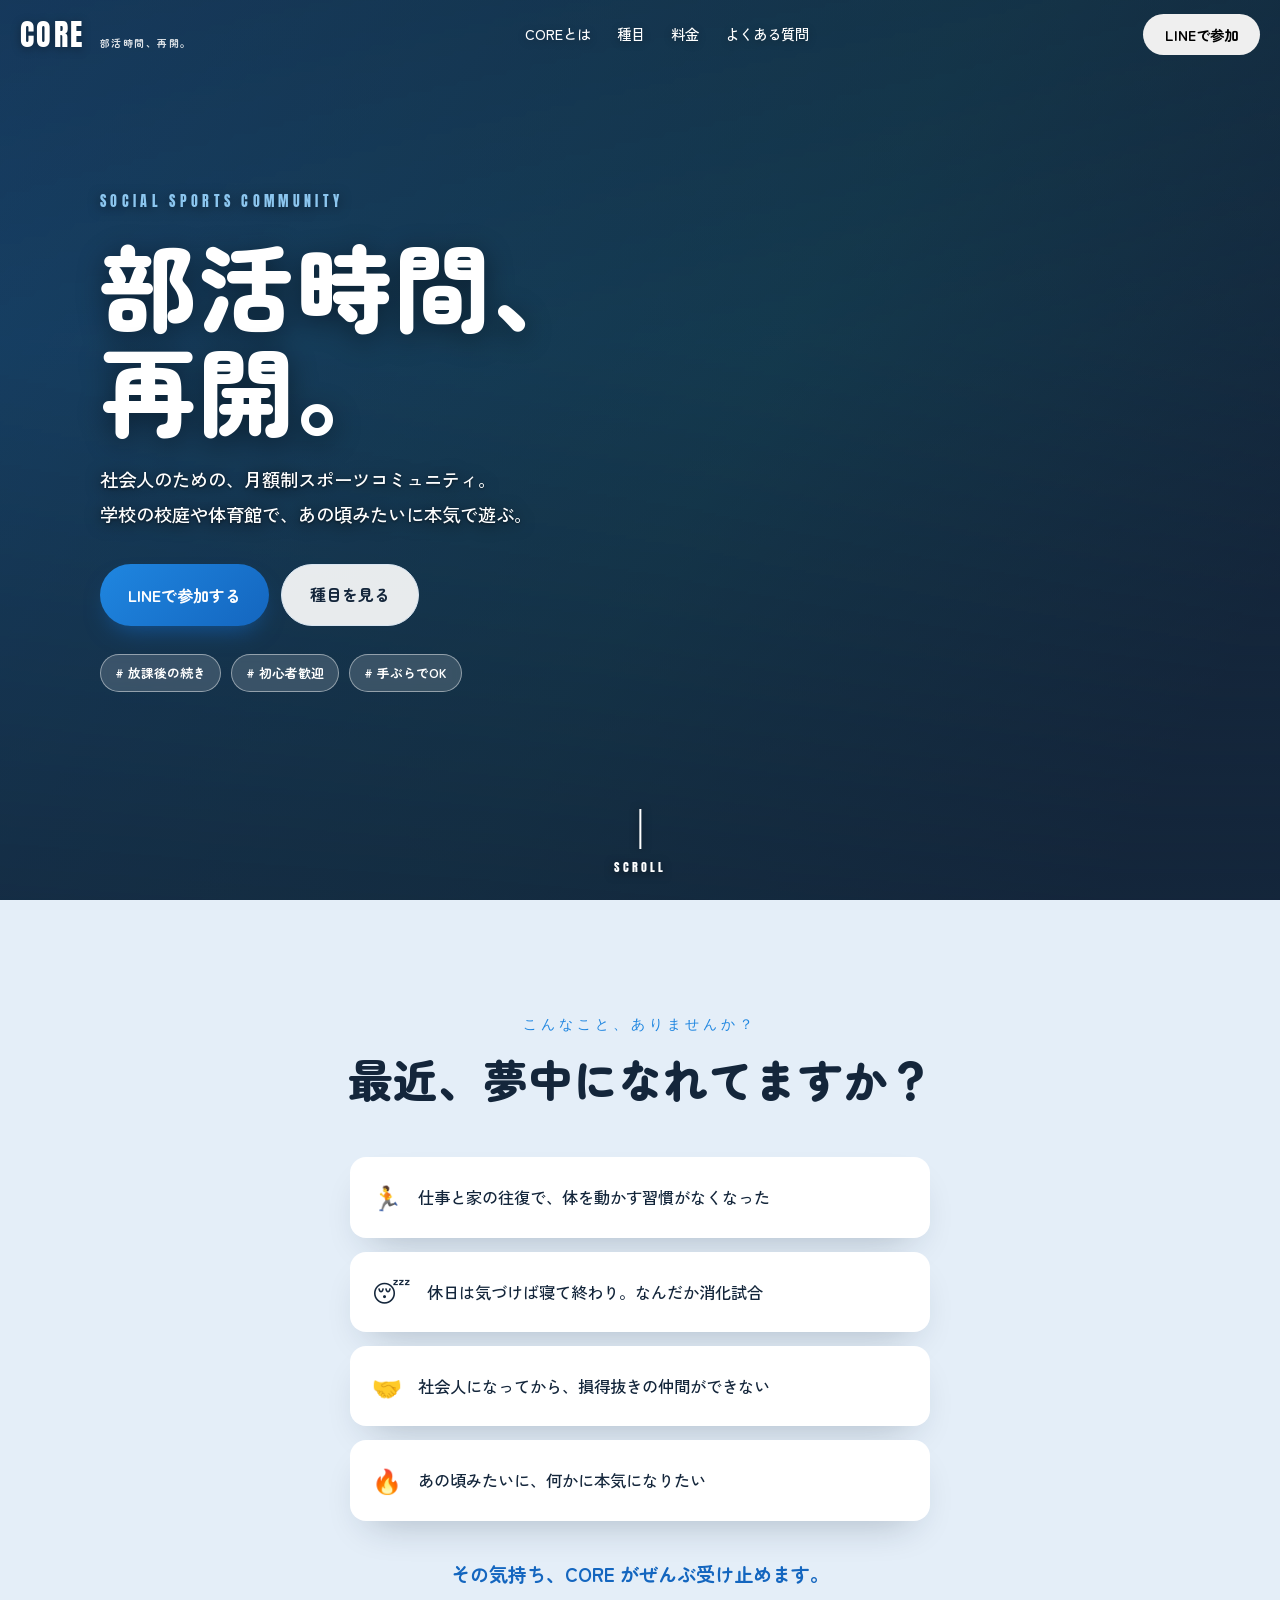
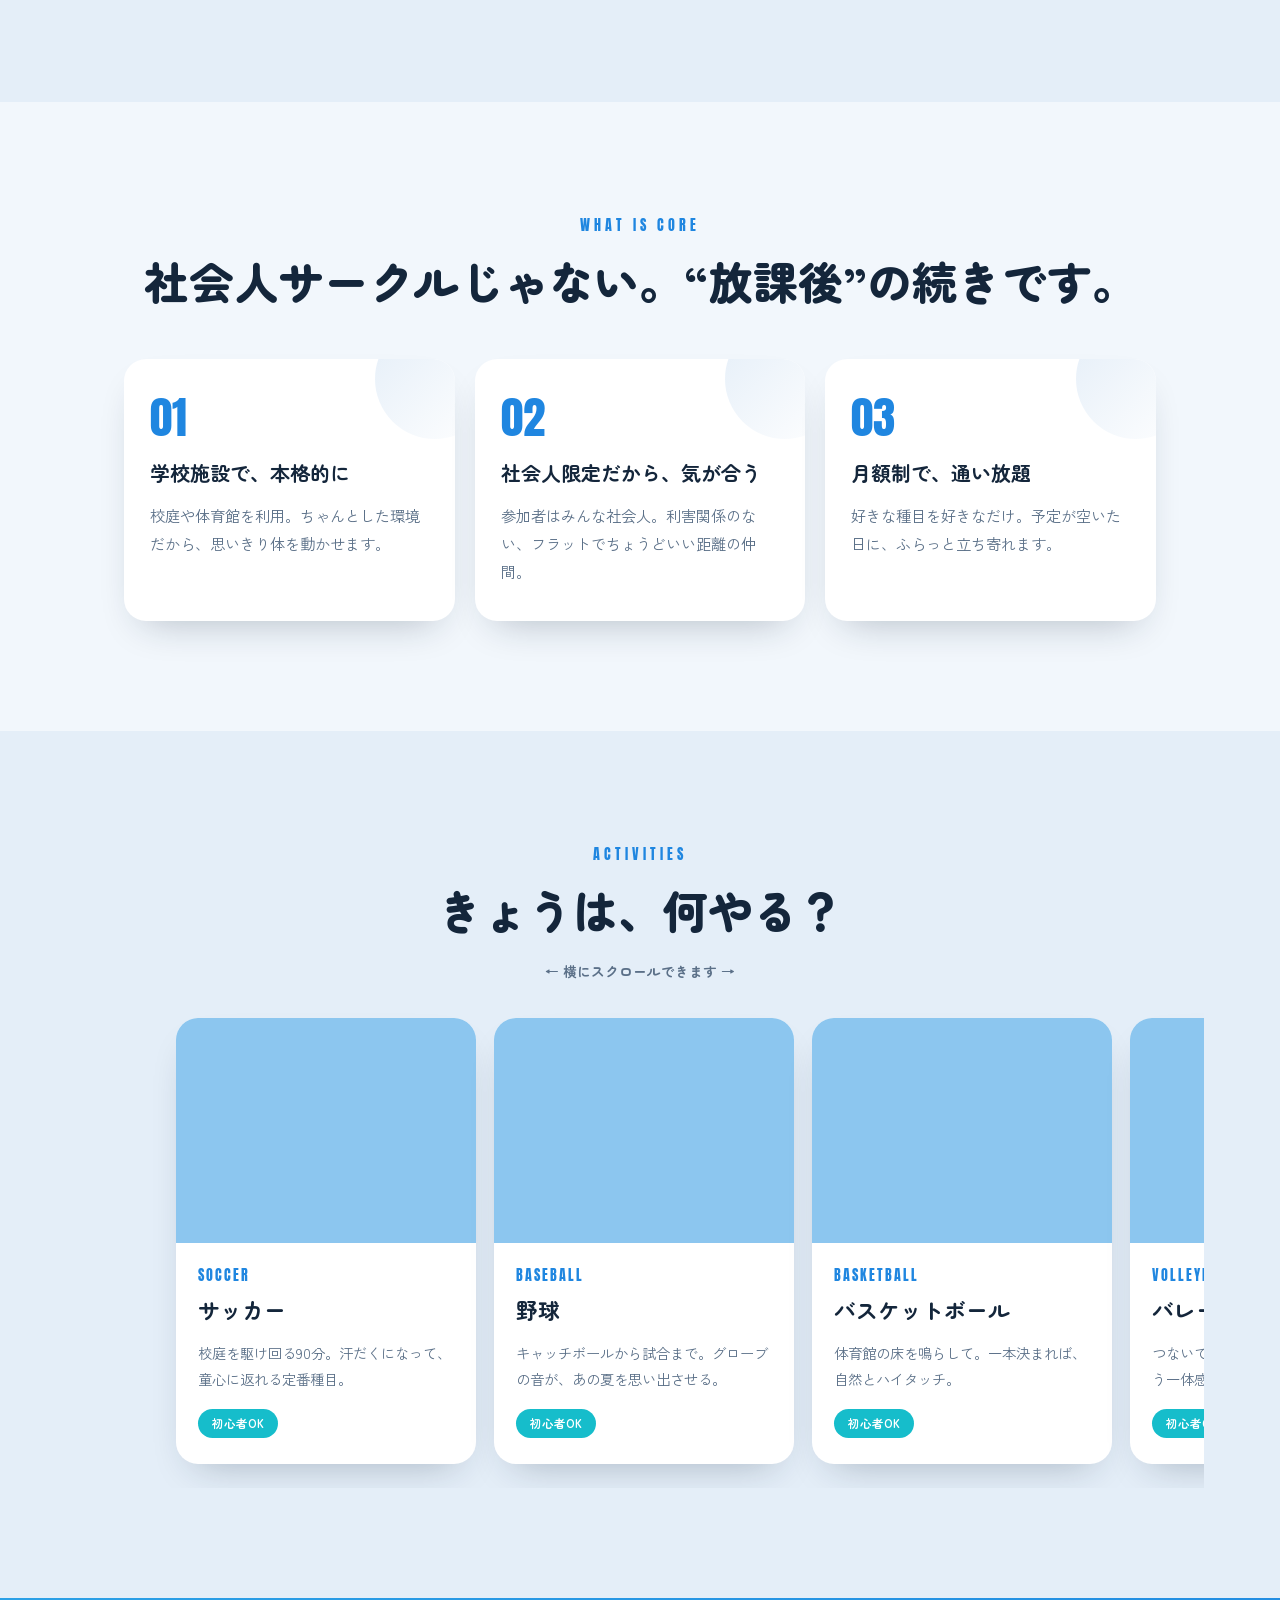
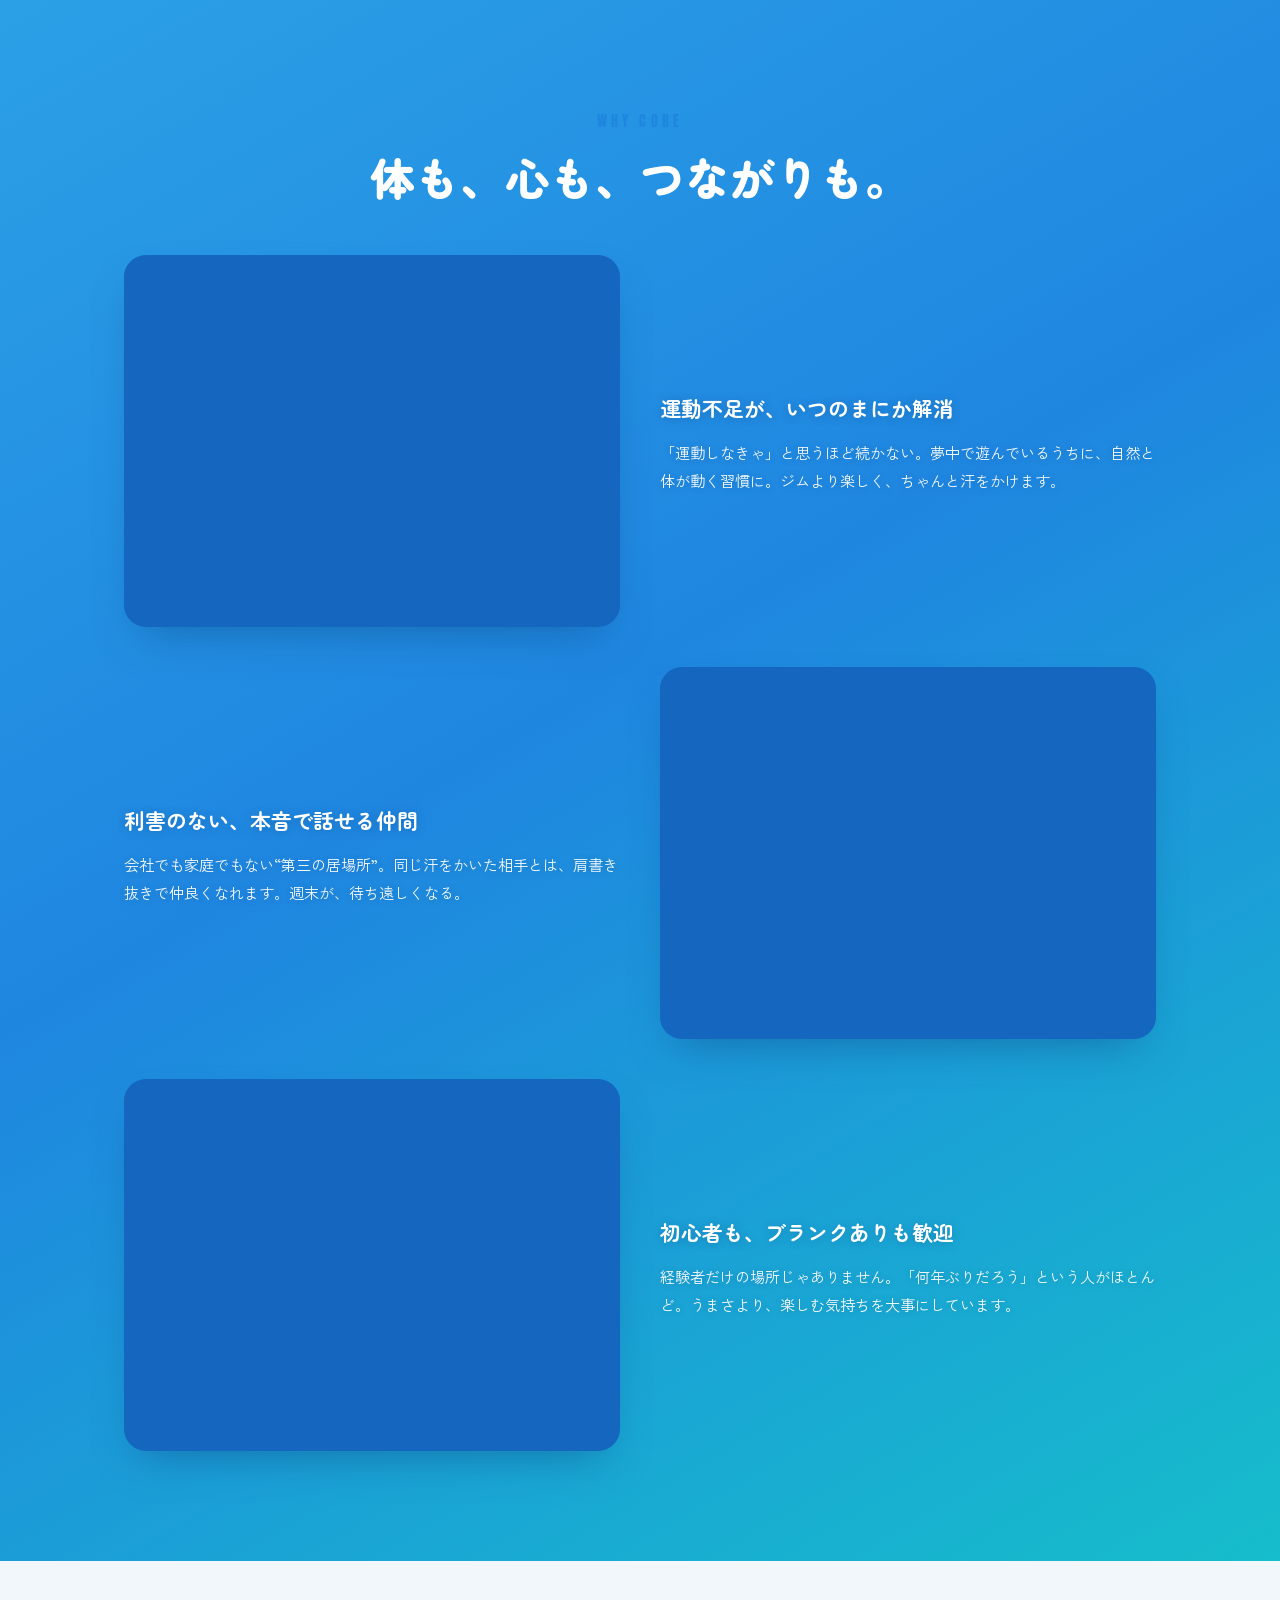
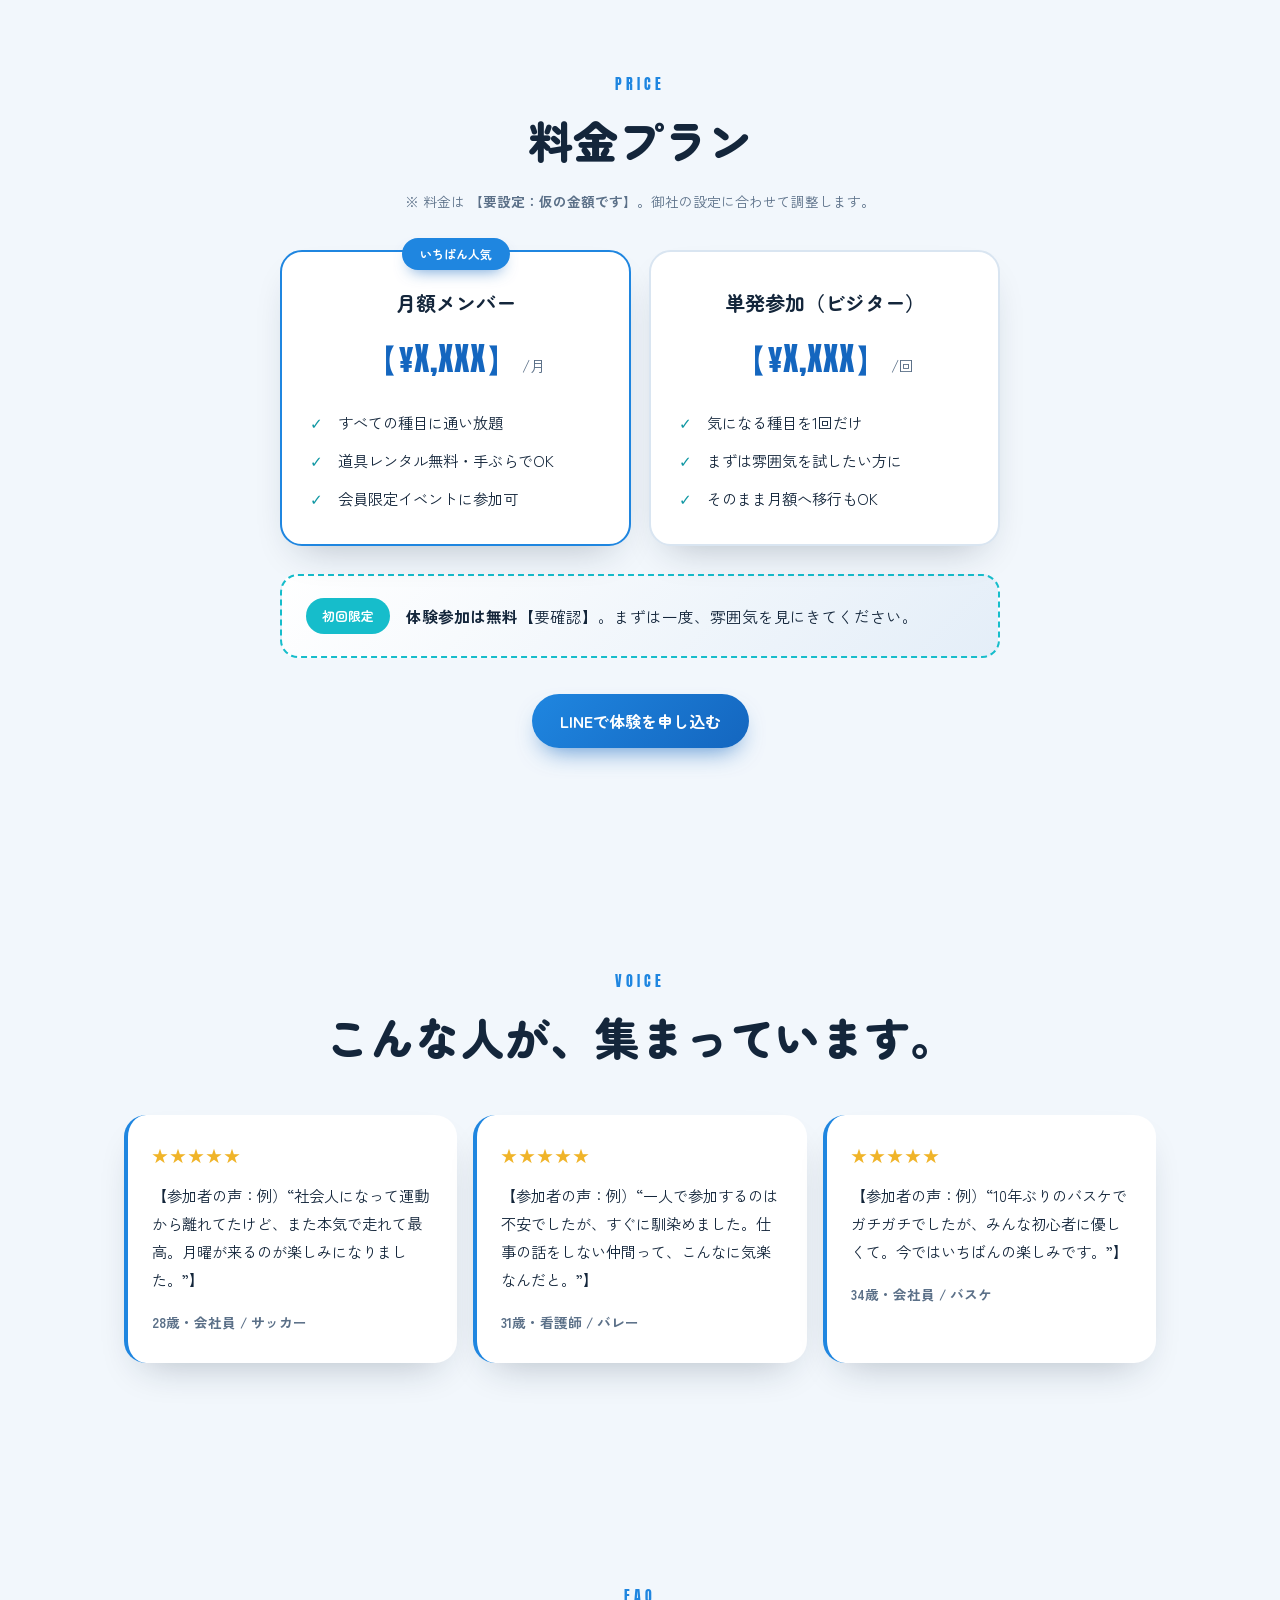
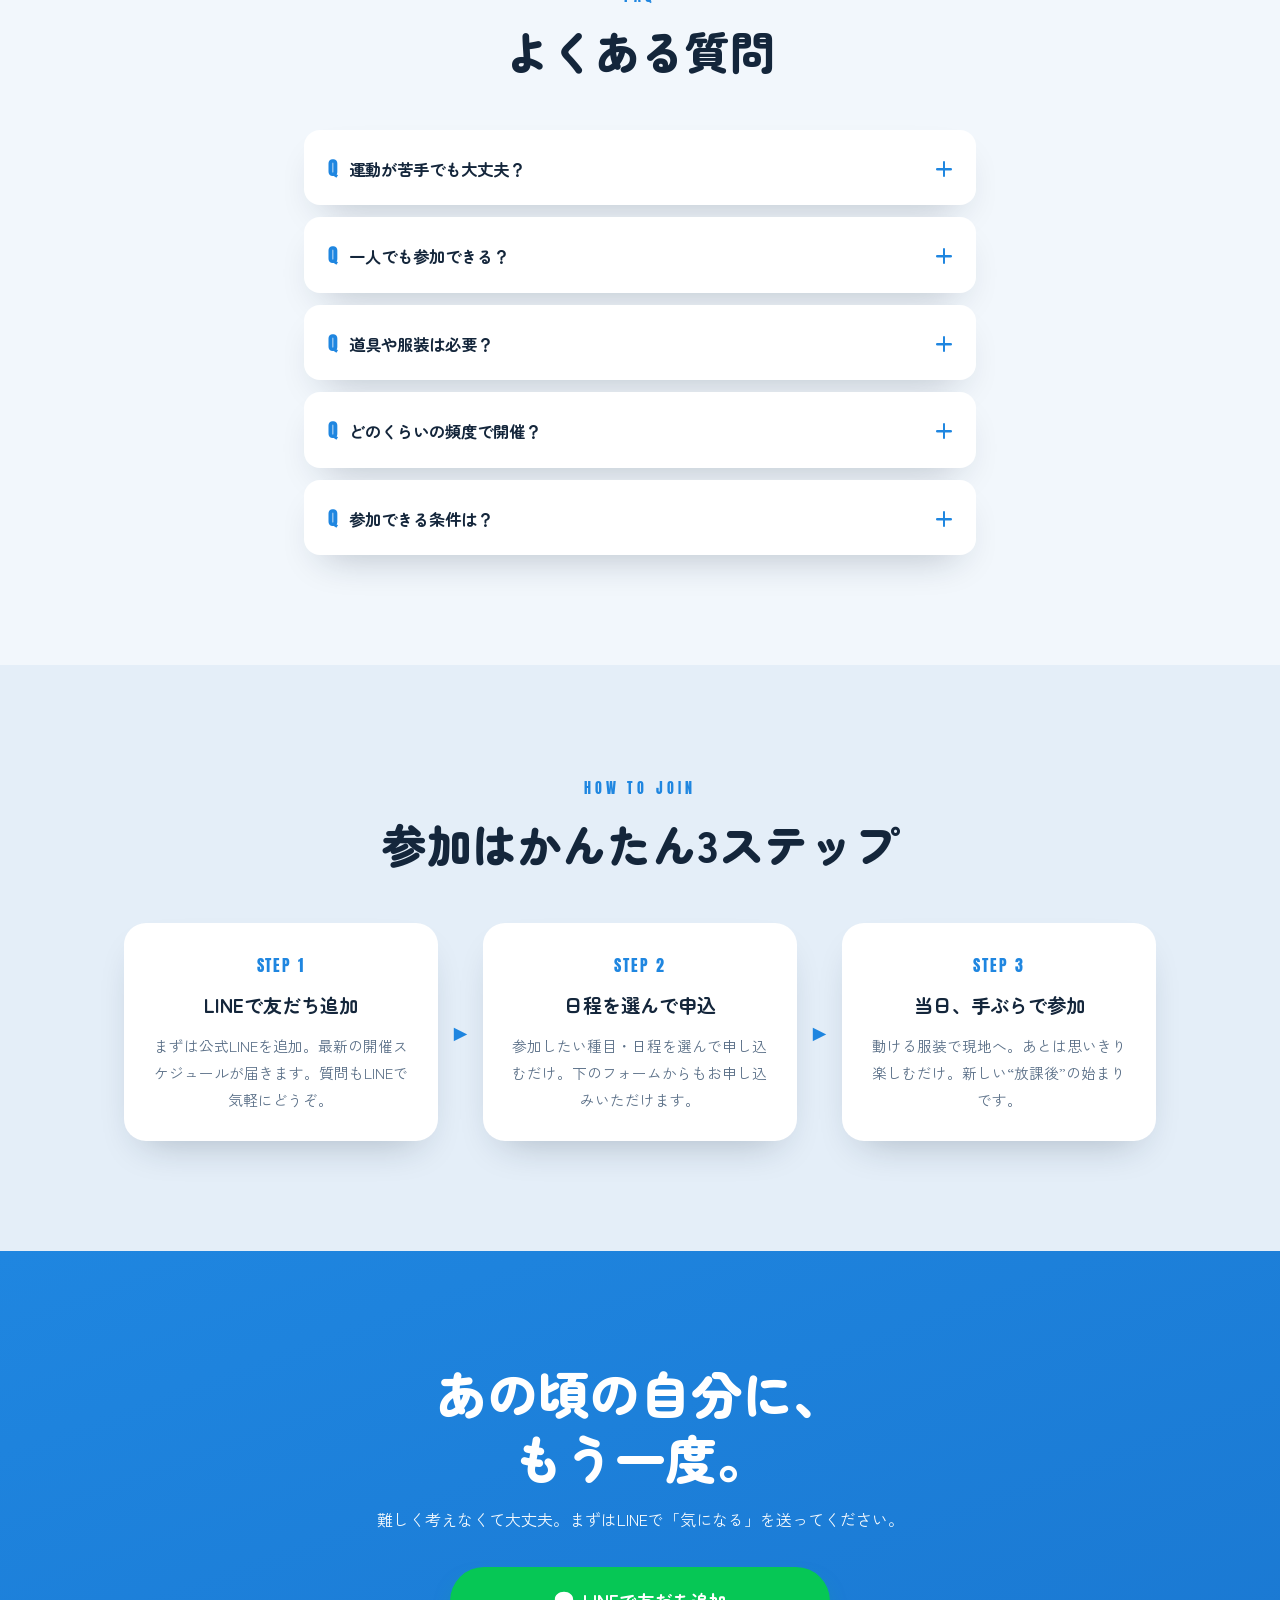
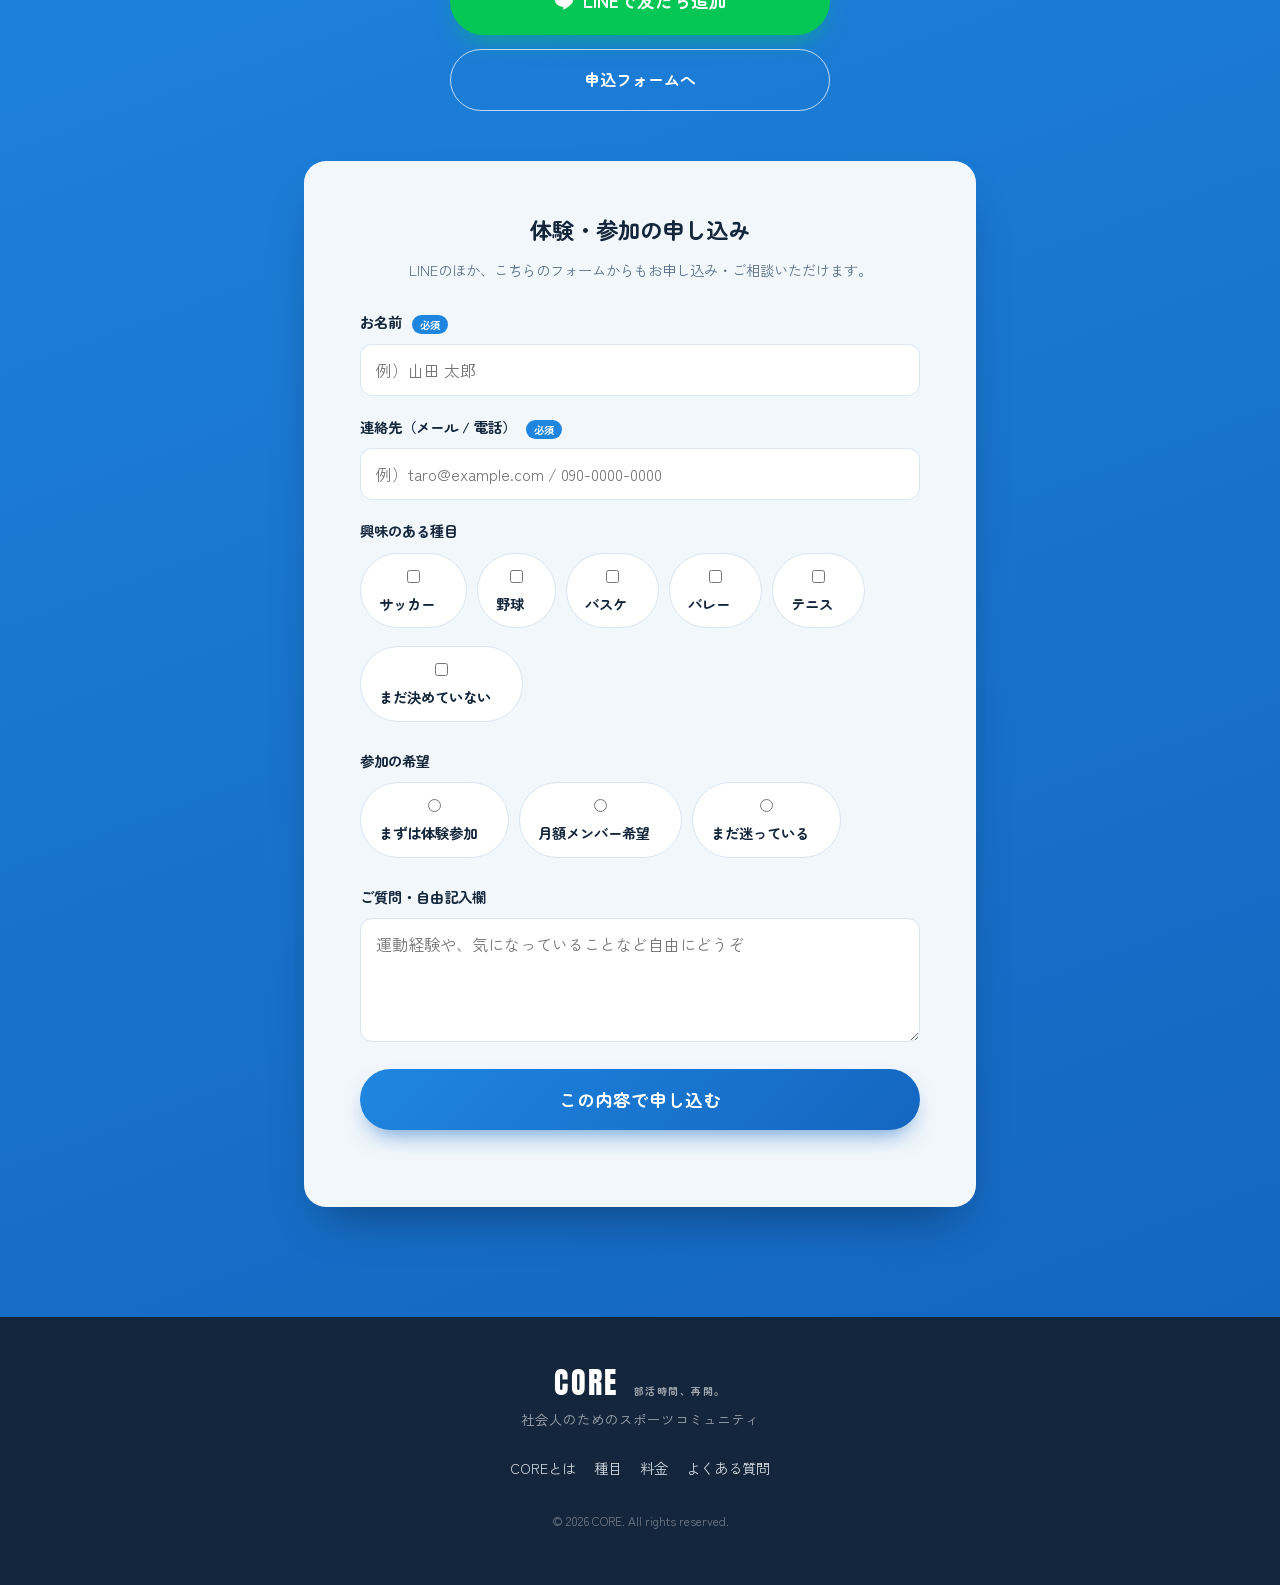
<file: lp/core/index.html>
<!DOCTYPE html>
<html lang="ja">
<head>
<meta charset="UTF-8" />
<meta name="viewport" content="width=device-width, initial-scale=1.0" />
<title>CORE（コア）｜部活時間、再開。社会人のためのスポーツコミュニティ</title>
<meta name="description" content="「部活時間、再開。」COREは社会人限定・月額制のスポーツコミュニティ。学校の校庭や体育館で、野球・サッカー・バスケ・バレー・テニスを楽しめます。初心者歓迎・手ぶらでOK。まずはLINEで気軽に参加。" />
<meta property="og:title" content="CORE｜部活時間、再開。" />
<meta property="og:description" content="社会人限定・月額制のスポーツコミュニティ。あの頃の放課後を、もう一度。" />
<meta property="og:type" content="website" />

<!-- ===== Google Analytics (GA4) =====
     ▼ アクセス解析を入れる場合、下のコメントを外して測定IDを設定してください。
<script async src="https://www.googletagmanager.com/gtag/js?id=G-XXXXXXXXXX"></script>
<script>
  window.dataLayer = window.dataLayer || [];
  function gtag(){ dataLayer.push(arguments); }
  gtag('js', new Date());
  gtag('config', 'G-XXXXXXXXXX');
</script>
-->

<!-- Fonts -->
<link rel="preconnect" href="https://fonts.googleapis.com" />
<link rel="preconnect" href="https://fonts.gstatic.com" crossorigin />
<link href="https://fonts.googleapis.com/css2?family=Anton&family=Zen+Maru+Gothic:wght@400;500;700;900&family=Zen+Kaku+Gothic+New:wght@400;500;700&display=swap" rel="stylesheet" />

<link rel="stylesheet" href="styles.css" />
</head>
<body>

<!-- ===== Header ===== -->
<header class="site-header" id="siteHeader">
  <a href="#hero" class="logo">CORE<span class="logo-sub">部活時間、再開。</span></a>
  <nav class="header-nav">
    <a href="#about">COREとは</a>
    <a href="#activities">種目</a>
    <a href="#price">料金</a>
    <a href="#faq">よくある質問</a>
  </nav>
  <button class="btn btn-pill header-cta" data-line>LINEで参加</button>
</header>

<!-- ===== 1. First View ===== -->
<section class="hero" id="hero">
  <div class="hero-media" role="img" aria-label="夕暮れの校庭でスポーツを楽しむ社会人たち"></div>
  <div class="hero-overlay"></div>
  <div class="hero-inner">
    <p class="hero-eyebrow">SOCIAL SPORTS COMMUNITY</p>
    <h1 class="hero-copy">
      部活時間、<br />再開。
    </h1>
    <p class="hero-sub">
      社会人のための、月額制スポーツコミュニティ。<br class="pc-only" />
      学校の校庭や体育館で、あの頃みたいに本気で遊ぶ。
    </p>
    <div class="hero-cta">
      <button class="btn btn-primary" data-line>LINEで参加する</button>
      <a href="#activities" class="btn btn-ghost">種目を見る</a>
    </div>
    <div class="hero-tags">
      <span># 放課後の続き</span>
      <span># 初心者歓迎</span>
      <span># 手ぶらでOK</span>
    </div>
  </div>
  <a href="#problem" class="scroll-hint" aria-label="下へスクロール"><span></span>SCROLL</a>
</section>

<!-- ===== 2. 共感・問題提起 ===== -->
<section class="section problem" id="problem">
  <div class="container">
    <p class="sec-eyebrow">こんなこと、ありませんか？</p>
    <h2 class="sec-title">最近、<br class="sp-only" />夢中になれてますか？</h2>
    <ul class="problem-list">
      <li><span class="emoji">🏃</span>仕事と家の往復で、体を動かす習慣がなくなった</li>
      <li><span class="emoji">😴</span>休日は気づけば寝て終わり。なんだか消化試合</li>
      <li><span class="emoji">🤝</span>社会人になってから、損得抜きの仲間ができない</li>
      <li><span class="emoji">🔥</span>あの頃みたいに、何かに本気になりたい</li>
    </ul>
    <p class="problem-lead">その気持ち、CORE がぜんぶ受け止めます。</p>
  </div>
</section>

<!-- ===== 3. CORE とは（解決策） ===== -->
<section class="section solution" id="about">
  <div class="container">
    <p class="sec-eyebrow">WHAT IS CORE</p>
    <h2 class="sec-title">社会人サークルじゃない。<br class="sp-only" />“放課後”の続きです。</h2>
    <div class="solution-grid">
      <article class="solution-card">
        <div class="solution-no">01</div>
        <h3>学校施設で、本格的に</h3>
        <p>校庭や体育館を利用。ちゃんとした環境だから、思いきり体を動かせます。</p>
      </article>
      <article class="solution-card">
        <div class="solution-no">02</div>
        <h3>社会人限定だから、気が合う</h3>
        <p>参加者はみんな社会人。利害関係のない、フラットでちょうどいい距離の仲間。</p>
      </article>
      <article class="solution-card">
        <div class="solution-no">03</div>
        <h3>月額制で、通い放題</h3>
        <p>好きな種目を好きなだけ。予定が空いた日に、ふらっと立ち寄れます。</p>
      </article>
    </div>
  </div>
</section>

<!-- ===== 4. 種目（活動内容・横スクロール） ===== -->
<section class="section activities" id="activities">
  <div class="container">
    <p class="sec-eyebrow">ACTIVITIES</p>
    <h2 class="sec-title">きょうは、何やる？</h2>
    <p class="activities-hint">← 横にスクロールできます →</p>
  </div>

  <div class="activity-scroller" role="list">
    <article class="activity-card" role="listitem">
      <div class="activity-photo" data-img="act-soccer"></div>
      <div class="activity-info">
        <p class="activity-en">SOCCER</p>
        <h3 class="activity-name">サッカー</h3>
        <p class="activity-desc">校庭を駆け回る90分。汗だくになって、童心に返れる定番種目。</p>
        <span class="activity-badge">初心者OK</span>
      </div>
    </article>

    <article class="activity-card" role="listitem">
      <div class="activity-photo" data-img="act-baseball"></div>
      <div class="activity-info">
        <p class="activity-en">BASEBALL</p>
        <h3 class="activity-name">野球</h3>
        <p class="activity-desc">キャッチボールから試合まで。グローブの音が、あの夏を思い出させる。</p>
        <span class="activity-badge">初心者OK</span>
      </div>
    </article>

    <article class="activity-card" role="listitem">
      <div class="activity-photo" data-img="act-basket"></div>
      <div class="activity-info">
        <p class="activity-en">BASKETBALL</p>
        <h3 class="activity-name">バスケットボール</h3>
        <p class="activity-desc">体育館の床を鳴らして。一本決まれば、自然とハイタッチ。</p>
        <span class="activity-badge">初心者OK</span>
      </div>
    </article>

    <article class="activity-card" role="listitem">
      <div class="activity-photo" data-img="act-volley"></div>
      <div class="activity-info">
        <p class="activity-en">VOLLEYBALL</p>
        <h3 class="activity-name">バレーボール</h3>
        <p class="activity-desc">つないで、上げて、決める。声を掛け合う一体感がクセになる。</p>
        <span class="activity-badge">初心者OK</span>
      </div>
    </article>

    <article class="activity-card" role="listitem">
      <div class="activity-photo" data-img="act-tennis"></div>
      <div class="activity-info">
        <p class="activity-en">TENNIS</p>
        <h3 class="activity-name">テニス</h3>
        <p class="activity-desc">ラリーが続くと、それだけで楽しい。ゆるくも本気でも遊べる。</p>
        <span class="activity-badge">初心者OK</span>
      </div>
    </article>

    <article class="activity-card more" role="listitem">
      <div class="activity-info">
        <p class="activity-en">AND MORE</p>
        <h3 class="activity-name">ほかにも続々</h3>
        <p class="activity-desc">参加者のリクエストから、新しい種目もどんどん増えていきます。<br />「これやりたい！」が、次の部活に。</p>
      </div>
    </article>
  </div>
</section>

<!-- ===== 5. ベネフィット ===== -->
<section class="section benefit">
  <div class="container">
    <p class="sec-eyebrow">WHY CORE</p>
    <h2 class="sec-title light">体も、心も、<br class="sp-only" />つながりも。</h2>
    <div class="benefit-list">
      <div class="benefit-item">
        <div class="benefit-img" data-img="benefit-1"></div>
        <div class="benefit-text">
          <h3>運動不足が、いつのまにか解消</h3>
          <p>「運動しなきゃ」と思うほど続かない。夢中で遊んでいるうちに、自然と体が動く習慣に。ジムより楽しく、ちゃんと汗をかけます。</p>
        </div>
      </div>
      <div class="benefit-item reverse">
        <div class="benefit-img" data-img="benefit-2"></div>
        <div class="benefit-text">
          <h3>利害のない、本音で話せる仲間</h3>
          <p>会社でも家庭でもない“第三の居場所”。同じ汗をかいた相手とは、肩書き抜きで仲良くなれます。週末が、待ち遠しくなる。</p>
        </div>
      </div>
      <div class="benefit-item">
        <div class="benefit-img" data-img="benefit-3"></div>
        <div class="benefit-text">
          <h3>初心者も、ブランクありも歓迎</h3>
          <p>経験者だけの場所じゃありません。「何年ぶりだろう」という人がほとんど。うまさより、楽しむ気持ちを大事にしています。</p>
        </div>
      </div>
    </div>
  </div>
</section>

<!-- ===== 6. 料金 ===== -->
<section class="section price" id="price">
  <div class="container">
    <p class="sec-eyebrow">PRICE</p>
    <h2 class="sec-title">料金プラン</h2>
    <p class="price-note">※ 料金は <strong>【要設定：仮の金額です】</strong>。御社の設定に合わせて調整します。</p>

    <div class="plan-grid">
      <div class="plan-card highlight">
        <span class="plan-badge">いちばん人気</span>
        <p class="plan-title">月額メンバー</p>
        <p class="plan-price"><span class="num">【¥X,XXX】</span><span class="unit">/月</span></p>
        <ul class="plan-feats">
          <li>すべての種目に通い放題</li>
          <li>道具レンタル無料・手ぶらでOK</li>
          <li>会員限定イベントに参加可</li>
        </ul>
      </div>
      <div class="plan-card">
        <p class="plan-title">単発参加（ビジター）</p>
        <p class="plan-price"><span class="num">【¥X,XXX】</span><span class="unit">/回</span></p>
        <ul class="plan-feats">
          <li>気になる種目を1回だけ</li>
          <li>まずは雰囲気を試したい方に</li>
          <li>そのまま月額へ移行もOK</li>
        </ul>
      </div>
    </div>

    <div class="trial-banner">
      <span class="trial-badge">初回限定</span>
      <p class="trial-text"><strong>体験参加は無料</strong>【要確認】。まずは一度、雰囲気を見にきてください。</p>
    </div>

    <div class="center">
      <button class="btn btn-primary" data-line>LINEで体験を申し込む</button>
    </div>
  </div>
</section>

<!-- ===== 7. 参加者の声 ===== -->
<section class="section proof">
  <div class="container">
    <p class="sec-eyebrow">VOICE</p>
    <h2 class="sec-title">こんな人が、<br class="sp-only" />集まっています。</h2>
    <div class="review-grid">
      <blockquote class="review-card">
        <div class="stars">★★★★★</div>
        <p>【参加者の声：例）“社会人になって運動から離れてたけど、また本気で走れて最高。月曜が来るのが楽しみになりました。”】</p>
        <cite>28歳・会社員 / サッカー</cite>
      </blockquote>
      <blockquote class="review-card">
        <div class="stars">★★★★★</div>
        <p>【参加者の声：例）“一人で参加するのは不安でしたが、すぐに馴染めました。仕事の話をしない仲間って、こんなに気楽なんだと。”】</p>
        <cite>31歳・看護師 / バレー</cite>
      </blockquote>
      <blockquote class="review-card">
        <div class="stars">★★★★★</div>
        <p>【参加者の声：例）“10年ぶりのバスケでガチガチでしたが、みんな初心者に優しくて。今ではいちばんの楽しみです。”】</p>
        <cite>34歳・会社員 / バスケ</cite>
      </blockquote>
    </div>
  </div>
</section>

<!-- ===== 8. FAQ ===== -->
<section class="section faq" id="faq">
  <div class="container narrow">
    <p class="sec-eyebrow">FAQ</p>
    <h2 class="sec-title">よくある質問</h2>
    <div class="faq-list">
      <details class="faq-item">
        <summary>運動が苦手でも大丈夫？</summary>
        <div class="faq-a">大歓迎です。CORE はうまさを競う場所ではありません。「久しぶりに体を動かしたい」という方がほとんど。初心者の方も楽しめるよう配慮しています。</div>
      </details>
      <details class="faq-item">
        <summary>一人でも参加できる？</summary>
        <div class="faq-a">むしろ一人参加が大多数です。同じ目的で集まっているので、すぐに打ち解けられます。スタッフがしっかりフォローしますのでご安心ください。</div>
      </details>
      <details class="faq-item">
        <summary>道具や服装は必要？</summary>
        <div class="faq-a">運動できる服装と靴があればOK。【要確認：ボールなどの道具はこちらで用意 / レンタルあり】なので、基本は手ぶらでお越しいただけます。</div>
      </details>
      <details class="faq-item">
        <summary>どのくらいの頻度で開催？</summary>
        <div class="faq-a">【要確認：例）毎週末を中心に、平日夜も開催。】スケジュールはLINEで配信します。都合のいい日だけ参加すればOKです。</div>
      </details>
      <details class="faq-item">
        <summary>参加できる条件は？</summary>
        <div class="faq-a">社会人であればどなたでも。【要確認：年齢の目安など】経験の有無は問いません。学生時代の部活経験がなくても大丈夫です。</div>
      </details>
    </div>
  </div>
</section>

<!-- ===== 9. 参加までの流れ ===== -->
<section class="section flow">
  <div class="container">
    <p class="sec-eyebrow">HOW TO JOIN</p>
    <h2 class="sec-title">参加はかんたん<br class="sp-only" />3ステップ</h2>
    <div class="flow-list">
      <div class="flow-step">
        <div class="flow-no">STEP 1</div>
        <h3>LINEで友だち追加</h3>
        <p>まずは公式LINEを追加。最新の開催スケジュールが届きます。質問もLINEで気軽にどうぞ。</p>
      </div>
      <div class="flow-arrow" aria-hidden="true">▶</div>
      <div class="flow-step">
        <div class="flow-no">STEP 2</div>
        <h3>日程を選んで申込</h3>
        <p>参加したい種目・日程を選んで申し込むだけ。下のフォームからもお申し込みいただけます。</p>
      </div>
      <div class="flow-arrow" aria-hidden="true">▶</div>
      <div class="flow-step">
        <div class="flow-no">STEP 3</div>
        <h3>当日、手ぶらで参加</h3>
        <p>動ける服装で現地へ。あとは思いきり楽しむだけ。新しい“放課後”の始まりです。</p>
      </div>
    </div>
  </div>
</section>

<!-- ===== 10. クロージング + CTA ===== -->
<section class="section closing" id="join">
  <div class="container narrow">
    <h2 class="closing-copy">あの頃の自分に、<br />もう一度。</h2>
    <p class="closing-sub">難しく考えなくて大丈夫。まずはLINEで「気になる」を送ってください。</p>

    <div class="closing-cta">
      <a href="【LINE友だち追加URL】" class="btn btn-line big" data-line-link target="_blank" rel="noopener">
        <svg viewBox="0 0 24 24" width="22" height="22" aria-hidden="true"><path fill="currentColor" d="M12 2C6.48 2 2 5.69 2 10.23c0 4.07 3.58 7.48 8.42 8.12.33.07.77.22.88.5.1.26.07.66.03.92l-.14.86c-.04.26-.2 1 .88.55 1.08-.46 5.84-3.44 7.97-5.89C21.4 13.6 22 12 22 10.23 22 5.69 17.52 2 12 2Z"/></svg>
        LINEで友だち追加
      </a>
      <a href="#apply" class="btn btn-ghost dark">申込フォームへ</a>
    </div>

    <!-- ===== 申込フォーム（Formspree） ===== -->
    <div class="form-wrap" id="apply">
      <h3 class="form-title">体験・参加の申し込み</h3>
      <p class="form-lead">LINEのほか、こちらのフォームからもお申し込み・ご相談いただけます。</p>

      <!-- ▼ action のURLを、ご自身のFormspreeエンドポイントに差し替えてください ▼ -->
      <form id="applyForm" action="【FormspreeエンドポイントURL】" method="POST">
        <div class="field">
          <label for="name">お名前 <span class="req">必須</span></label>
          <input type="text" id="name" name="お名前" required placeholder="例）山田 太郎" />
        </div>

        <div class="field">
          <label for="contact-info">連絡先（メール / 電話） <span class="req">必須</span></label>
          <input type="text" id="contact-info" name="連絡先(メール/電話)" required placeholder="例）taro@example.com / 090-0000-0000" />
        </div>

        <div class="field">
          <label>興味のある種目</label>
          <div class="check-group">
            <label class="chk"><input type="checkbox" name="興味のある種目" value="サッカー" />サッカー</label>
            <label class="chk"><input type="checkbox" name="興味のある種目" value="野球" />野球</label>
            <label class="chk"><input type="checkbox" name="興味のある種目" value="バスケ" />バスケ</label>
            <label class="chk"><input type="checkbox" name="興味のある種目" value="バレー" />バレー</label>
            <label class="chk"><input type="checkbox" name="興味のある種目" value="テニス" />テニス</label>
            <label class="chk"><input type="checkbox" name="興味のある種目" value="まだ決めていない" />まだ決めていない</label>
          </div>
        </div>

        <div class="field">
          <label>参加の希望</label>
          <div class="radio-group">
            <label class="radio"><input type="radio" name="参加の希望" value="体験参加" />まずは体験参加</label>
            <label class="radio"><input type="radio" name="参加の希望" value="月額メンバー" />月額メンバー希望</label>
            <label class="radio"><input type="radio" name="参加の希望" value="相談したい" />まだ迷っている</label>
          </div>
        </div>

        <div class="field">
          <label for="message">ご質問・自由記入欄</label>
          <textarea id="message" name="ご質問内容" rows="4" placeholder="運動経験や、気になっていることなど自由にどうぞ"></textarea>
        </div>

        <button type="submit" class="btn btn-primary big full">この内容で申し込む</button>
        <p class="form-status" id="formStatus" role="status" aria-live="polite"></p>
      </form>

      <!-- 送信後のサンクスメッセージ -->
      <div class="thanks" id="thanksMessage" hidden>
        <div class="thanks-icon">✓</div>
        <h3>お申し込みありがとうございます！</h3>
        <p>内容を確認のうえ、CORE より折り返しご連絡いたします。<br />グラウンドでお会いできるのを楽しみにしています！</p>
      </div>
    </div>
  </div>
</section>

<!-- ===== Footer ===== -->
<footer class="site-footer">
  <div class="logo footer-logo">CORE<span class="logo-sub">部活時間、再開。</span></div>
  <p class="footer-area">社会人のためのスポーツコミュニティ</p>
  <nav class="footer-nav">
    <a href="#about">COREとは</a>
    <a href="#activities">種目</a>
    <a href="#price">料金</a>
    <a href="#faq">よくある質問</a>
  </nav>
  <small>© <span id="year"></span> CORE. All rights reserved.</small>
</footer>

<!-- ===== Sticky bottom CTA (mobile) ===== -->
<div class="sticky-cta">
  <a href="#apply" class="btn btn-ghost sticky-ghost">申込フォーム</a>
  <button class="btn btn-primary sticky-primary" data-line>LINEで参加</button>
</div>

<script src="script.js"></script>
</body>
</html>
</file>
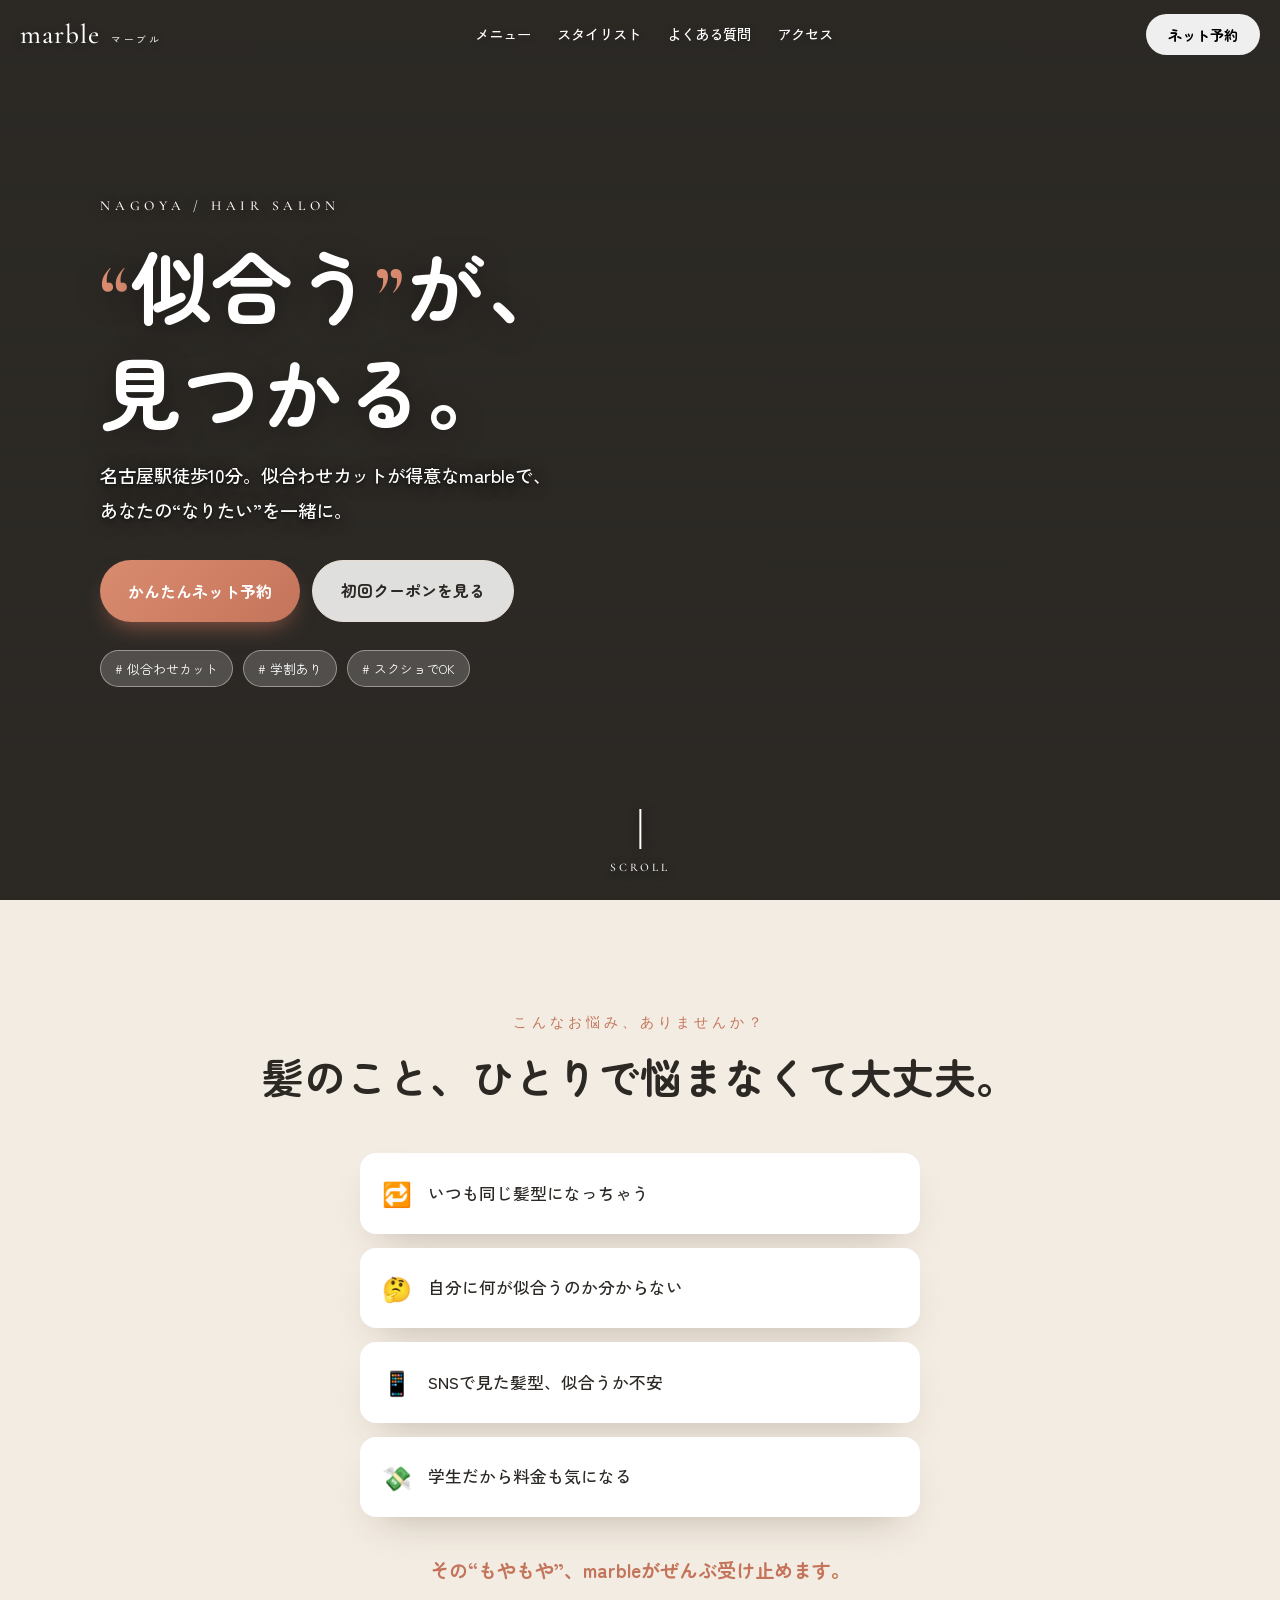
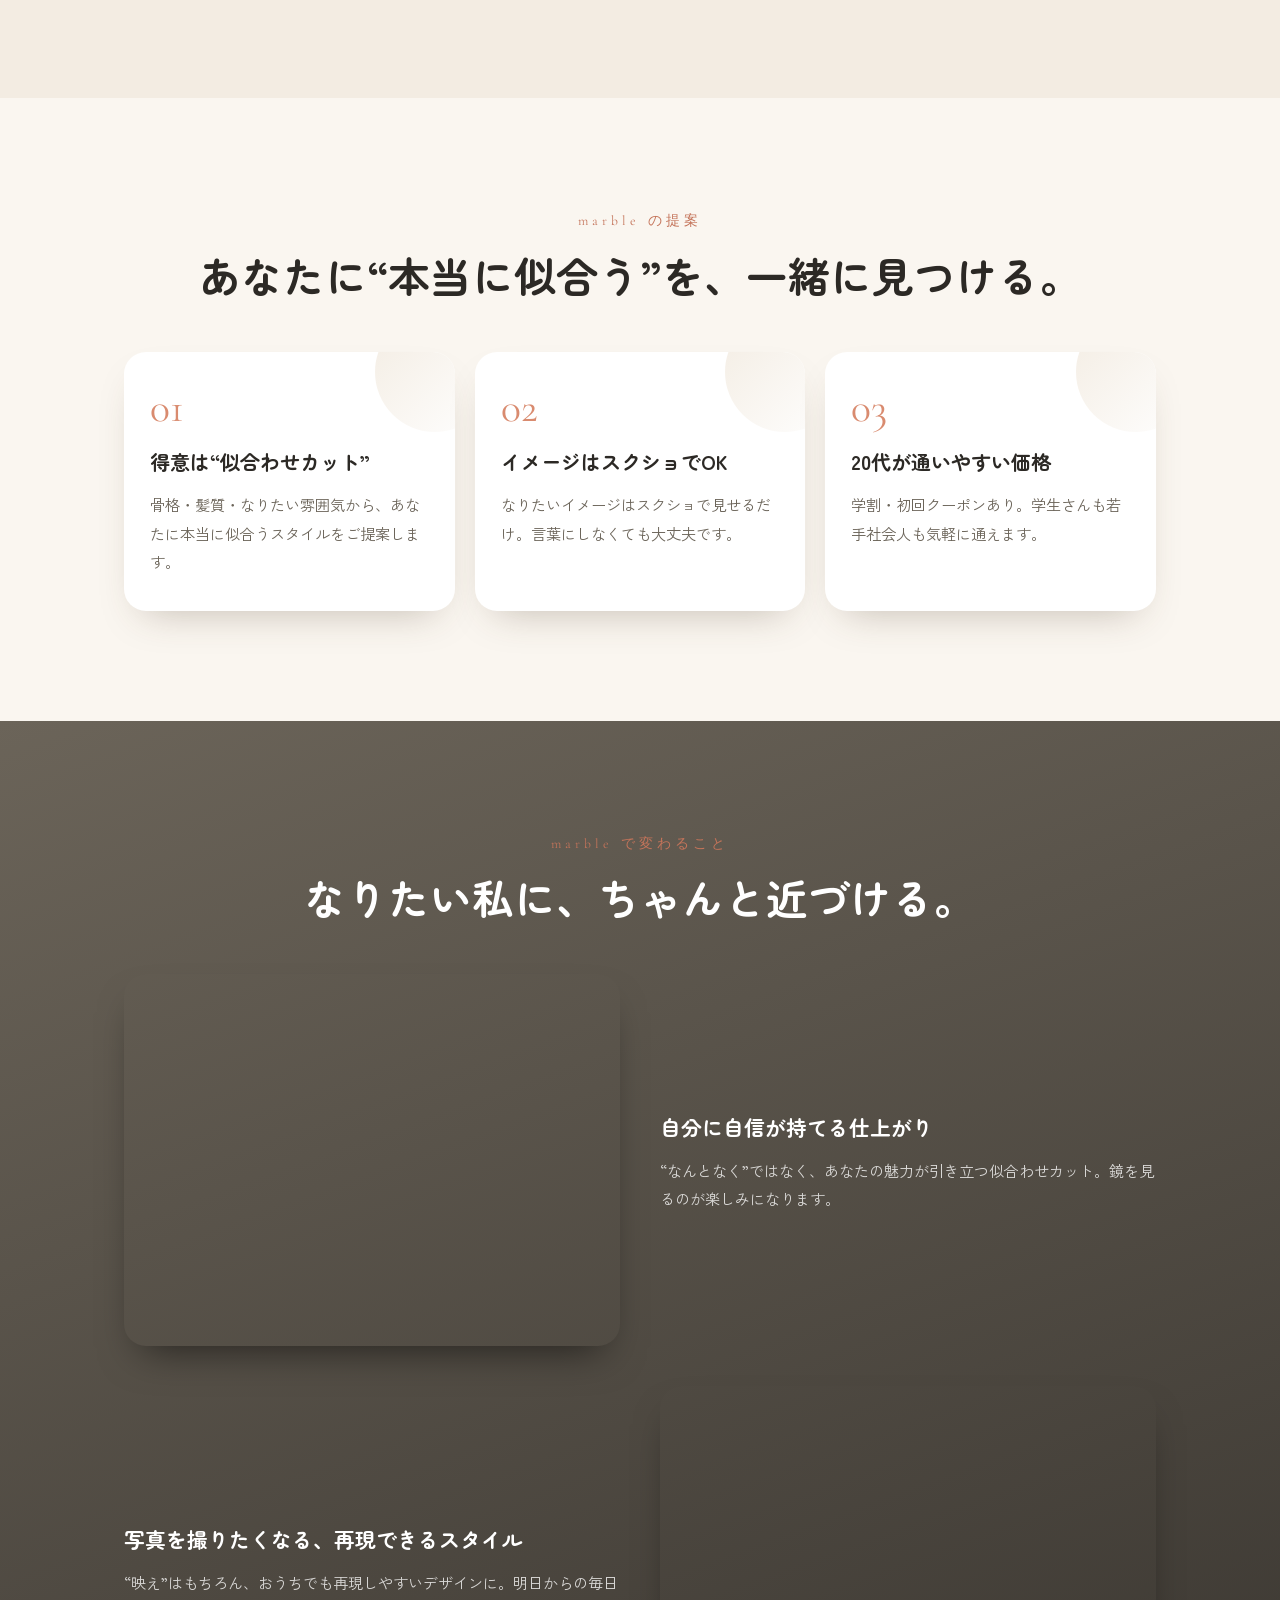
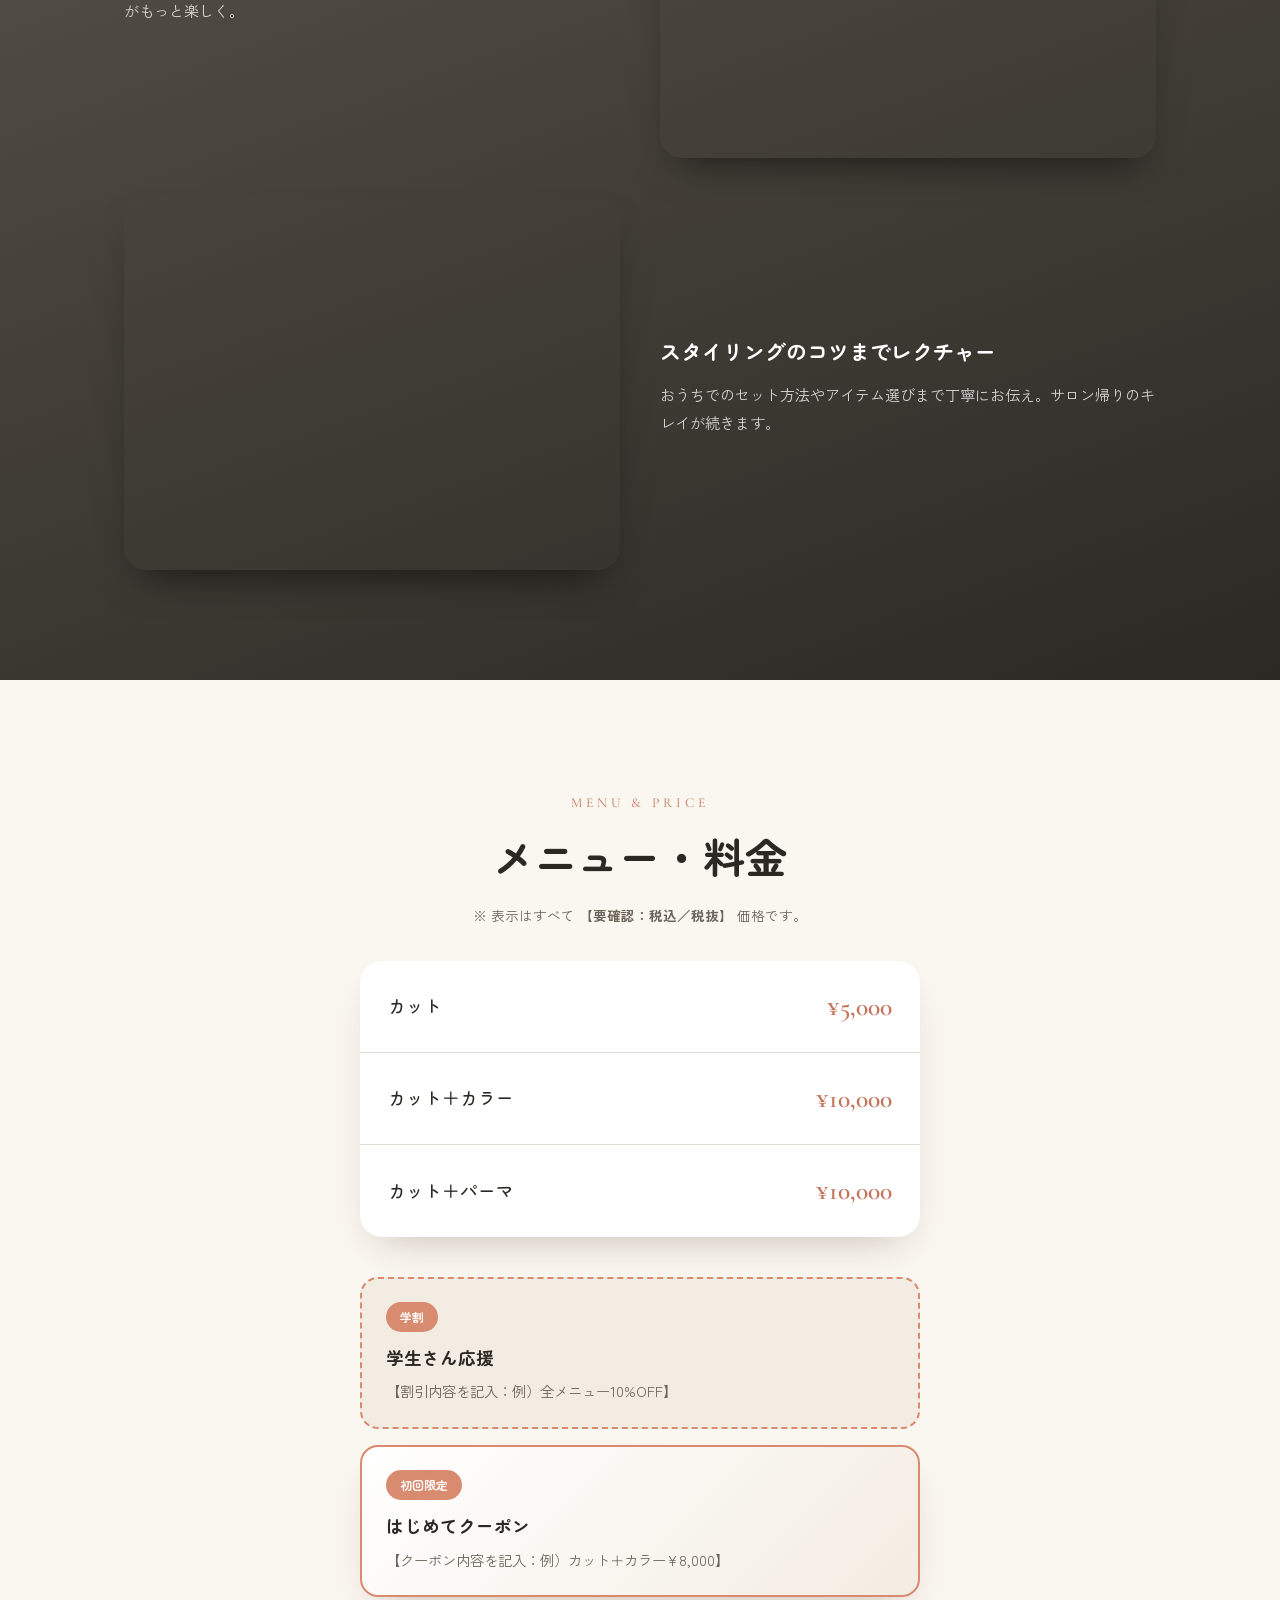
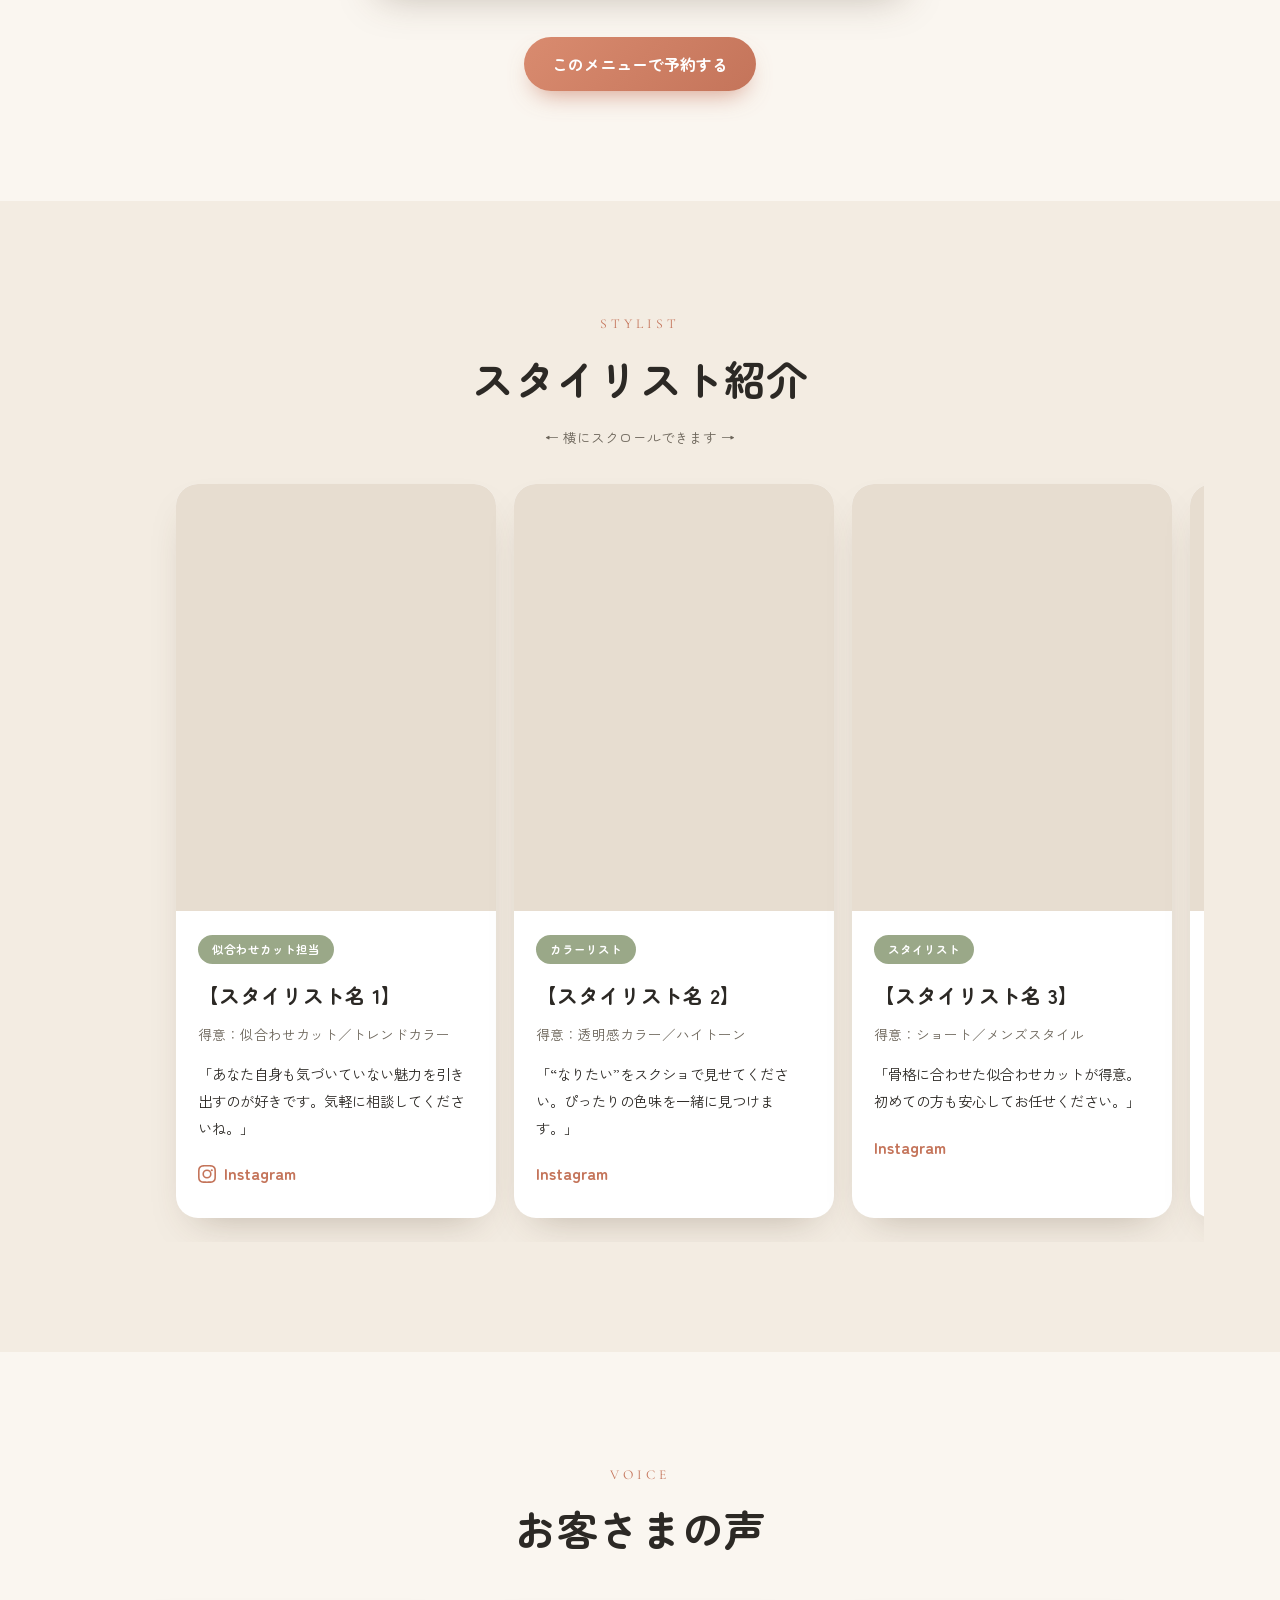
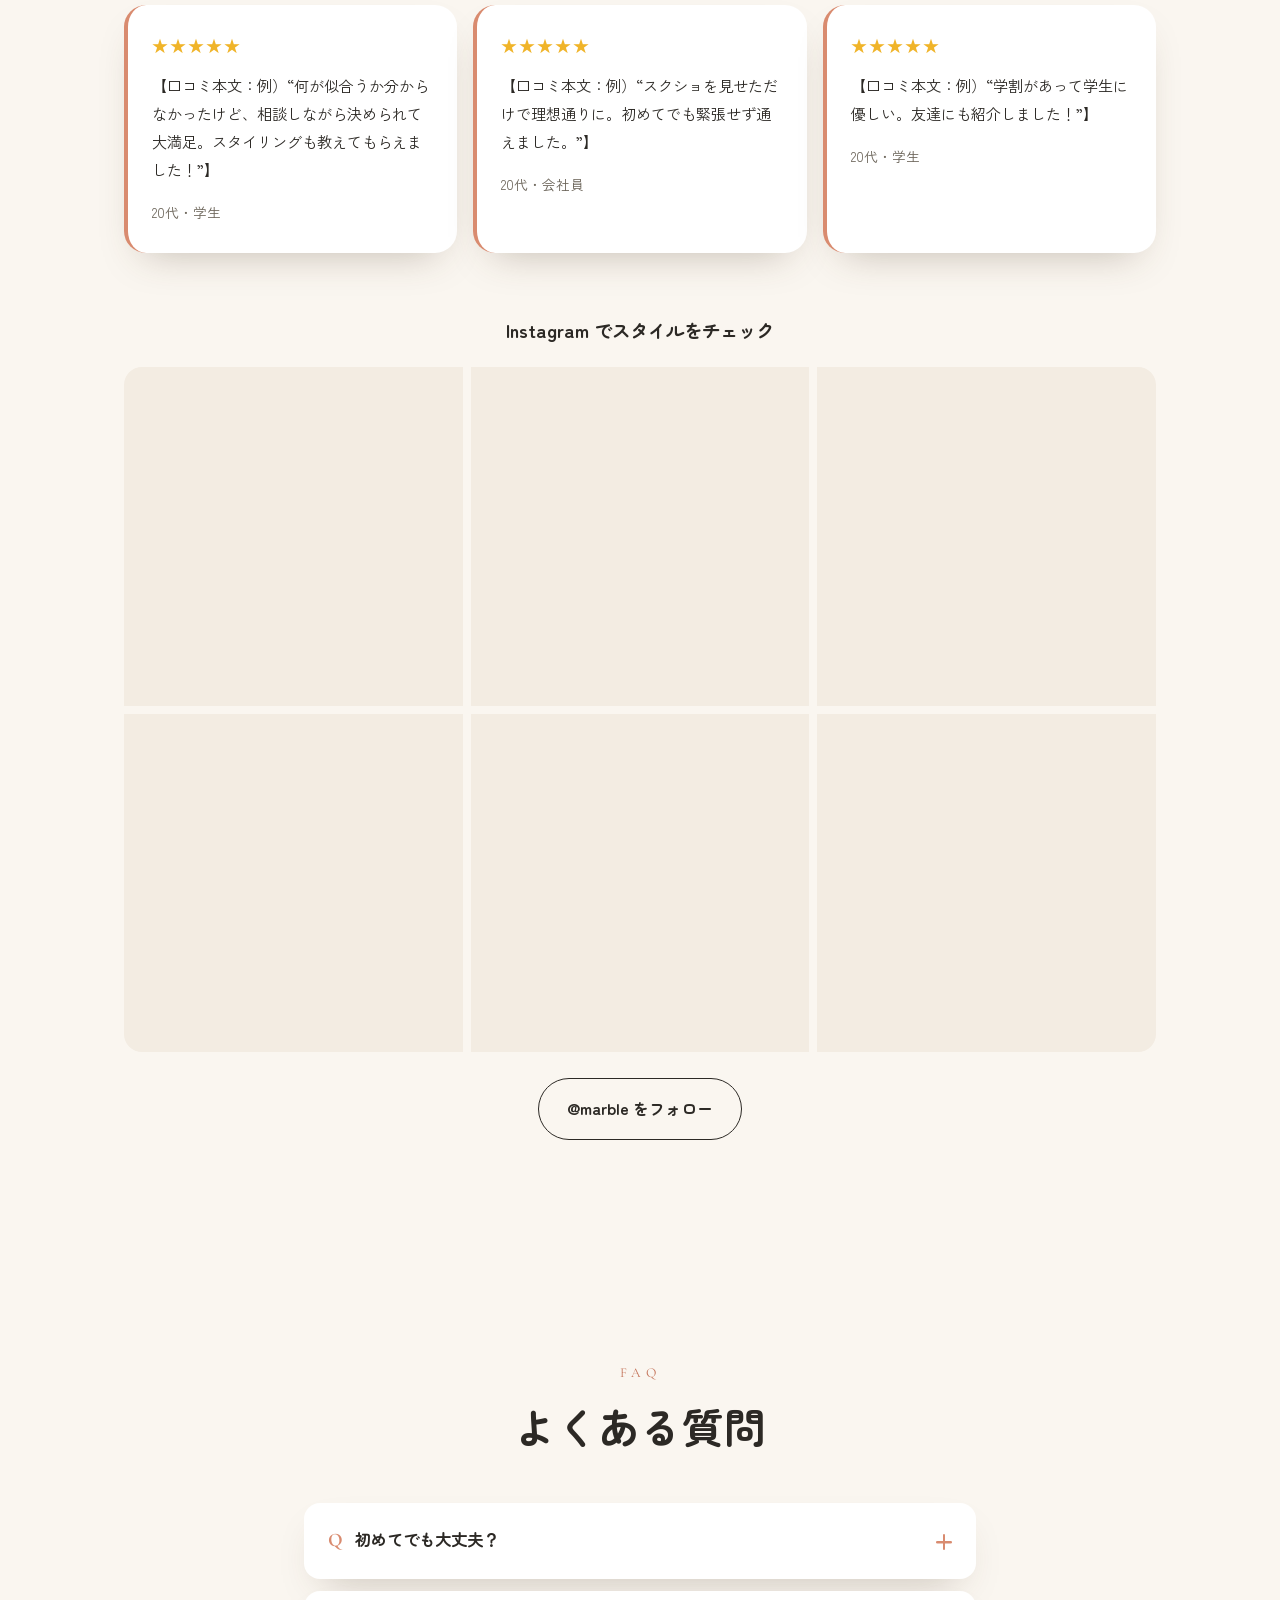
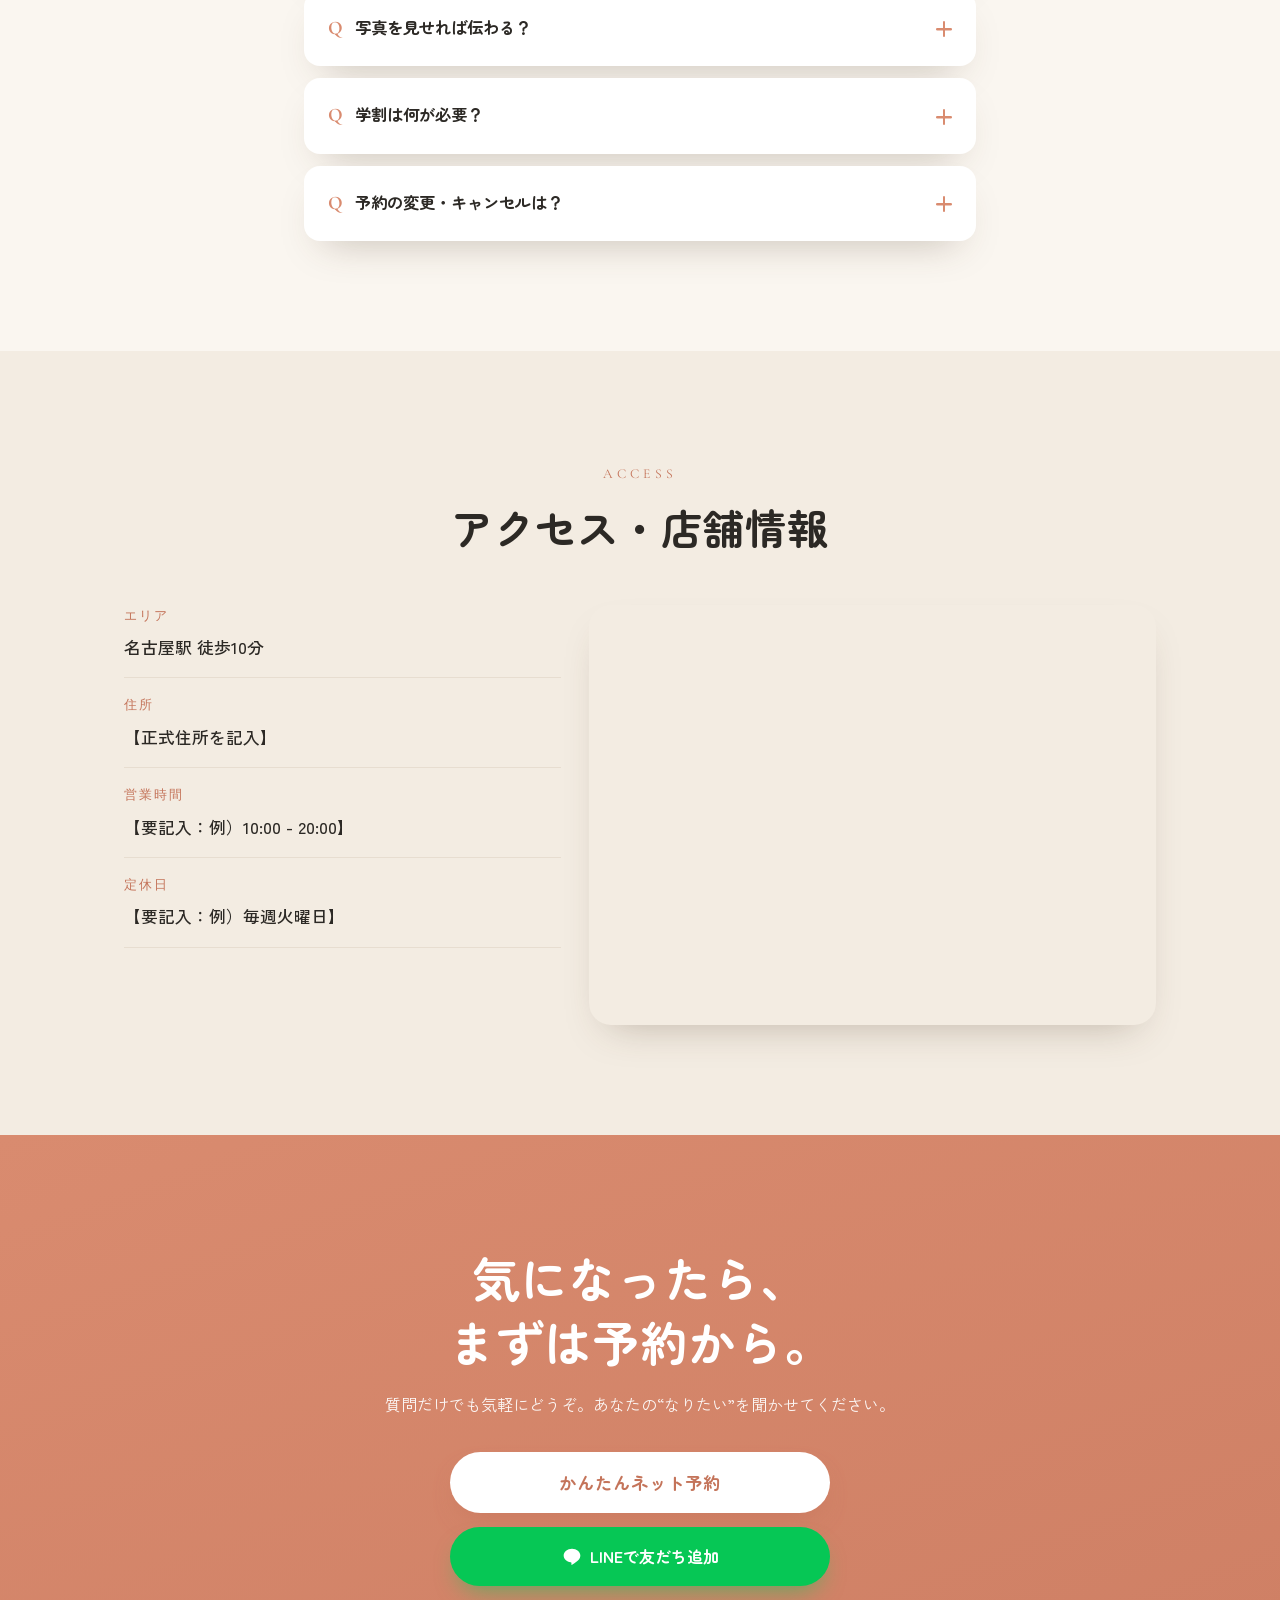
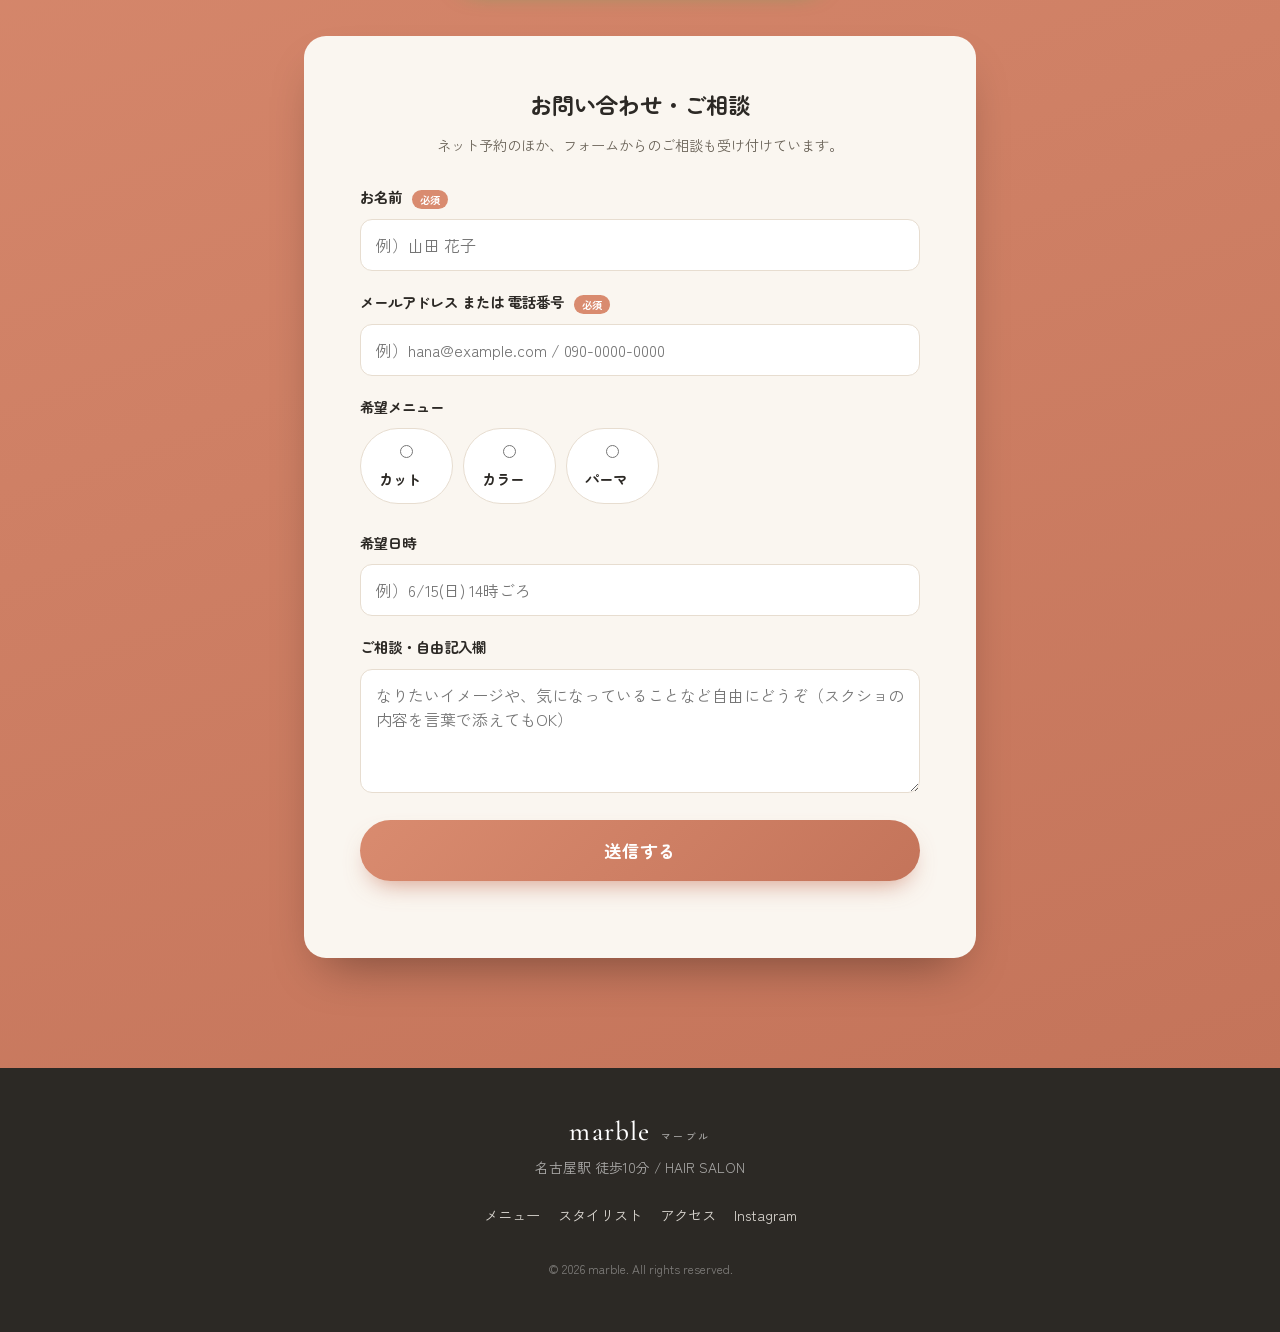
<file: lp/marble/index.html>
<!DOCTYPE html>
<html lang="ja">
<head>
<meta charset="UTF-8" />
<meta name="viewport" content="width=device-width, initial-scale=1.0" />
<title>marble（マーブル）｜名古屋駅の似合わせカットが得意な美容院</title>
<meta name="description" content="名古屋駅徒歩10分の美容院marble。骨格・髪質・なりたい雰囲気から、あなたに本当に似合うスタイルをご提案する“似合わせカット”が得意。学割・初回クーポンあり。スマホでかんたんネット予約。" />
<meta property="og:title" content="marble（マーブル）｜“似合う”が、見つかる。" />
<meta property="og:description" content="名古屋駅徒歩10分。似合わせカットが得意なmarbleで、あなたの“なりたい”を一緒に。" />
<meta property="og:type" content="website" />

<!-- ===== Google Analytics (GA4) =====
     測定ID: G-2GG0DHRSZX（marble LP / torhada.github.io）設定済み。 -->
<script async src="https://www.googletagmanager.com/gtag/js?id=G-2GG0DHRSZX"></script>
<script>
  window.dataLayer = window.dataLayer || [];
  function gtag(){ dataLayer.push(arguments); }
  gtag('js', new Date());
  gtag('config', 'G-2GG0DHRSZX');
</script>

<!-- Fonts -->
<link rel="preconnect" href="https://fonts.googleapis.com" />
<link rel="preconnect" href="https://fonts.gstatic.com" crossorigin />
<link href="https://fonts.googleapis.com/css2?family=Cormorant+Garamond:ital,wght@0,400;0,500;1,400&family=Zen+Maru+Gothic:wght@400;500;700&family=Zen+Kaku+Gothic+New:wght@400;500;700&display=swap" rel="stylesheet" />

<!-- Calendly -->
<link href="https://assets.calendly.com/assets/external/widget.css" rel="stylesheet" />
<script src="https://assets.calendly.com/assets/external/widget.js" async></script>

<link rel="stylesheet" href="styles.css" />
</head>
<body>

<!-- ===== Header ===== -->
<header class="site-header" id="siteHeader">
  <a href="#hero" class="logo">marble<span class="logo-sub">マーブル</span></a>
  <nav class="header-nav">
    <a href="#menu">メニュー</a>
    <a href="#stylist">スタイリスト</a>
    <a href="#faq">よくある質問</a>
    <a href="#access">アクセス</a>
  </nav>
  <button class="btn btn-pill header-cta" data-calendly>ネット予約</button>
</header>

<!-- ===== 1. First View ===== -->
<section class="hero" id="hero">
  <div class="hero-media" role="img" aria-label="marbleの施術スタイル"></div>
  <div class="hero-overlay"></div>
  <div class="hero-inner">
    <p class="hero-eyebrow">NAGOYA / HAIR SALON</p>
    <h1 class="hero-copy">
      <span class="q">“</span>似合う<span class="q">”</span>が、<br />見つかる。
    </h1>
    <p class="hero-sub">
      名古屋駅徒歩10分。似合わせカットが得意なmarbleで、<br class="pc-only" />あなたの“なりたい”を一緒に。
    </p>
    <div class="hero-cta">
      <button class="btn btn-primary" data-calendly>かんたんネット予約</button>
      <a href="#menu" class="btn btn-ghost">初回クーポンを見る</a>
    </div>
    <div class="hero-tags">
      <span># 似合わせカット</span>
      <span># 学割あり</span>
      <span># スクショでOK</span>
    </div>
  </div>
  <a href="#problem" class="scroll-hint" aria-label="下へスクロール"><span></span>SCROLL</a>
</section>

<!-- ===== 2. 共感・問題提起 ===== -->
<section class="section problem" id="problem">
  <div class="container">
    <p class="sec-eyebrow">こんなお悩み、ありませんか？</p>
    <h2 class="sec-title">髪のこと、<br class="sp-only" />ひとりで悩まなくて大丈夫。</h2>
    <ul class="problem-list">
      <li><span class="emoji">🔁</span>いつも同じ髪型になっちゃう</li>
      <li><span class="emoji">🤔</span>自分に何が似合うのか分からない</li>
      <li><span class="emoji">📱</span>SNSで見た髪型、似合うか不安</li>
      <li><span class="emoji">💸</span>学生だから料金も気になる</li>
    </ul>
    <p class="problem-lead">その“もやもや”、marbleがぜんぶ受け止めます。</p>
  </div>
</section>

<!-- ===== 3. 解決策 ===== -->
<section class="section solution">
  <div class="container">
    <p class="sec-eyebrow">marble の提案</p>
    <h2 class="sec-title">あなたに“本当に似合う”を、<br class="sp-only" />一緒に見つける。</h2>
    <div class="solution-grid">
      <article class="solution-card">
        <div class="solution-no">01</div>
        <h3>得意は“似合わせカット”</h3>
        <p>骨格・髪質・なりたい雰囲気から、あなたに本当に似合うスタイルをご提案します。</p>
      </article>
      <article class="solution-card">
        <div class="solution-no">02</div>
        <h3>イメージはスクショでOK</h3>
        <p>なりたいイメージはスクショで見せるだけ。言葉にしなくても大丈夫です。</p>
      </article>
      <article class="solution-card">
        <div class="solution-no">03</div>
        <h3>20代が通いやすい価格</h3>
        <p>学割・初回クーポンあり。学生さんも若手社会人も気軽に通えます。</p>
      </article>
    </div>
  </div>
</section>

<!-- ===== 4. ベネフィット ===== -->
<section class="section benefit">
  <div class="container">
    <p class="sec-eyebrow">marble で変わること</p>
    <h2 class="sec-title light">なりたい私に、<br class="sp-only" />ちゃんと近づける。</h2>
    <div class="benefit-list">
      <div class="benefit-item">
        <div class="benefit-img" data-img="benefit-1"></div>
        <div class="benefit-text">
          <h3>自分に自信が持てる仕上がり</h3>
          <p>“なんとなく”ではなく、あなたの魅力が引き立つ似合わせカット。鏡を見るのが楽しみになります。</p>
        </div>
      </div>
      <div class="benefit-item reverse">
        <div class="benefit-img" data-img="benefit-2"></div>
        <div class="benefit-text">
          <h3>写真を撮りたくなる、再現できるスタイル</h3>
          <p>“映え”はもちろん、おうちでも再現しやすいデザインに。明日からの毎日がもっと楽しく。</p>
        </div>
      </div>
      <div class="benefit-item">
        <div class="benefit-img" data-img="benefit-3"></div>
        <div class="benefit-text">
          <h3>スタイリングのコツまでレクチャー</h3>
          <p>おうちでのセット方法やアイテム選びまで丁寧にお伝え。サロン帰りのキレイが続きます。</p>
        </div>
      </div>
    </div>
  </div>
</section>

<!-- ===== 5. メニュー・料金 ===== -->
<section class="section menu" id="menu">
  <div class="container">
    <p class="sec-eyebrow">MENU & PRICE</p>
    <h2 class="sec-title">メニュー・料金</h2>
    <p class="price-note">※ 表示はすべて <strong>【要確認：税込／税抜】</strong> 価格です。</p>

    <div class="menu-table">
      <div class="menu-row">
        <div class="menu-name">カット</div>
        <div class="menu-price">¥5,000</div>
      </div>
      <div class="menu-row">
        <div class="menu-name">カット＋カラー</div>
        <div class="menu-price">¥10,000</div>
      </div>
      <div class="menu-row">
        <div class="menu-name">カット＋パーマ</div>
        <div class="menu-price">¥10,000</div>
      </div>
    </div>

    <div class="coupon-grid">
      <div class="coupon-card">
        <span class="coupon-badge">学割</span>
        <p class="coupon-title">学生さん応援</p>
        <p class="coupon-detail">【割引内容を記入：例）全メニュー10%OFF】</p>
      </div>
      <div class="coupon-card highlight">
        <span class="coupon-badge">初回限定</span>
        <p class="coupon-title">はじめてクーポン</p>
        <p class="coupon-detail">【クーポン内容を記入：例）カット＋カラー¥8,000】</p>
      </div>
    </div>

    <div class="center">
      <button class="btn btn-primary" data-calendly>このメニューで予約する</button>
    </div>
  </div>
</section>

<!-- ===== 6. スタイリスト紹介 ===== -->
<section class="section stylist" id="stylist">
  <div class="container">
    <p class="sec-eyebrow">STYLIST</p>
    <h2 class="sec-title">スタイリスト紹介</h2>
    <p class="stylist-hint">← 横にスクロールできます →</p>
  </div>

  <div class="stylist-scroller" role="list">
    <!-- 1人分のカード。スタイリストの数だけ複製してください -->
    <article class="stylist-card" role="listitem">
      <div class="stylist-photo" data-img="stylist-1"></div>
      <div class="stylist-info">
        <p class="stylist-role">似合わせカット担当</p>
        <h3 class="stylist-name">【スタイリスト名 1】</h3>
        <p class="stylist-specialty">得意：似合わせカット／トレンドカラー</p>
        <p class="stylist-message">「あなた自身も気づいていない魅力を引き出すのが好きです。気軽に相談してくださいね。」</p>
        <a href="【InstagramアカウントURL】" class="ig-link" target="_blank" rel="noopener">
          <svg viewBox="0 0 24 24" width="18" height="18" aria-hidden="true"><path fill="currentColor" d="M12 2.16c3.2 0 3.58.01 4.85.07 1.17.05 1.8.25 2.23.41.56.22.96.48 1.38.9.42.42.68.82.9 1.38.16.42.36 1.06.41 2.23.06 1.27.07 1.65.07 4.85s-.01 3.58-.07 4.85c-.05 1.17-.25 1.8-.41 2.23-.22.56-.48.96-.9 1.38-.42.42-.82.68-1.38.9-.42.16-1.06.36-2.23.41-1.27.06-1.65.07-4.85.07s-3.58-.01-4.85-.07c-1.17-.05-1.8-.25-2.23-.41a3.7 3.7 0 0 1-1.38-.9 3.7 3.7 0 0 1-.9-1.38c-.16-.42-.36-1.06-.41-2.23C2.17 15.58 2.16 15.2 2.16 12s.01-3.58.07-4.85c.05-1.17.25-1.8.41-2.23.22-.56.48-.96.9-1.38.42-.42.82-.68 1.38-.9.42-.16 1.06-.36 2.23-.41C8.42 2.17 8.8 2.16 12 2.16M12 0C8.74 0 8.33.01 7.05.07 5.78.13 4.9.33 4.14.63c-.79.3-1.46.72-2.12 1.38C1.36 2.67.94 3.34.63 4.14.33 4.9.13 5.78.07 7.05.01 8.33 0 8.74 0 12s.01 3.67.07 4.95c.06 1.27.26 2.15.56 2.91.3.8.72 1.47 1.39 2.13.66.66 1.33 1.08 2.12 1.38.76.3 1.64.5 2.91.56C8.33 23.99 8.74 24 12 24s3.67-.01 4.95-.07c1.27-.06 2.15-.26 2.91-.56.8-.3 1.47-.72 2.13-1.38.66-.66 1.08-1.33 1.38-2.13.3-.76.5-1.64.56-2.91.06-1.28.07-1.69.07-4.95s-.01-3.67-.07-4.95c-.06-1.27-.26-2.15-.56-2.91a5.9 5.9 0 0 0-1.38-2.12A5.9 5.9 0 0 0 19.86.63c-.76-.3-1.64-.5-2.91-.56C15.67.01 15.26 0 12 0Zm0 5.84A6.16 6.16 0 1 0 18.16 12 6.16 6.16 0 0 0 12 5.84Zm0 10.16A4 4 0 1 1 16 12a4 4 0 0 1-4 4Zm6.41-10.4a1.44 1.44 0 1 0 1.44 1.44 1.44 1.44 0 0 0-1.44-1.44Z"/></svg>
          Instagram
        </a>
      </div>
    </article>

    <article class="stylist-card" role="listitem">
      <div class="stylist-photo" data-img="stylist-2"></div>
      <div class="stylist-info">
        <p class="stylist-role">カラーリスト</p>
        <h3 class="stylist-name">【スタイリスト名 2】</h3>
        <p class="stylist-specialty">得意：透明感カラー／ハイトーン</p>
        <p class="stylist-message">「“なりたい”をスクショで見せてください。ぴったりの色味を一緒に見つけます。」</p>
        <a href="【InstagramアカウントURL】" class="ig-link" target="_blank" rel="noopener">Instagram</a>
      </div>
    </article>

    <article class="stylist-card" role="listitem">
      <div class="stylist-photo" data-img="stylist-3"></div>
      <div class="stylist-info">
        <p class="stylist-role">スタイリスト</p>
        <h3 class="stylist-name">【スタイリスト名 3】</h3>
        <p class="stylist-specialty">得意：ショート／メンズスタイル</p>
        <p class="stylist-message">「骨格に合わせた似合わせカットが得意。初めての方も安心してお任せください。」</p>
        <a href="【InstagramアカウントURL】" class="ig-link" target="_blank" rel="noopener">Instagram</a>
      </div>
    </article>

    <article class="stylist-card" role="listitem">
      <div class="stylist-photo" data-img="stylist-4"></div>
      <div class="stylist-info">
        <p class="stylist-role">スタイリスト</p>
        <h3 class="stylist-name">【スタイリスト名 4】</h3>
        <p class="stylist-specialty">得意：ゆるふわパーマ／くせ毛活かし</p>
        <p class="stylist-message">「扱いやすくて再現しやすいスタイルをご提案。毎朝のセットがラクになります。」</p>
        <a href="【InstagramアカウントURL】" class="ig-link" target="_blank" rel="noopener">Instagram</a>
      </div>
    </article>

    <article class="stylist-card" role="listitem">
      <div class="stylist-photo" data-img="stylist-5"></div>
      <div class="stylist-info">
        <p class="stylist-role">スタイリスト</p>
        <h3 class="stylist-name">【スタイリスト名 5】</h3>
        <p class="stylist-specialty">得意：トレンドボブ／前髪デザイン</p>
        <p class="stylist-message">「“映え”も再現性も大事に。あなたの毎日が楽しくなるスタイルを。」</p>
        <a href="【InstagramアカウントURL】" class="ig-link" target="_blank" rel="noopener">Instagram</a>
      </div>
    </article>

    <article class="stylist-card" role="listitem">
      <div class="stylist-photo" data-img="stylist-6"></div>
      <div class="stylist-info">
        <p class="stylist-role">アシスタント</p>
        <h3 class="stylist-name">【スタイリスト名 6】</h3>
        <p class="stylist-specialty">得意：ヘッドスパ／トリートメント</p>
        <p class="stylist-message">「丁寧なカウンセリングと癒しの時間で、来てよかったと思える施術を。」</p>
        <a href="【InstagramアカウントURL】" class="ig-link" target="_blank" rel="noopener">Instagram</a>
      </div>
    </article>
  </div>
</section>

<!-- ===== 7. 信頼の証拠 ===== -->
<section class="section proof">
  <div class="container">
    <p class="sec-eyebrow">VOICE</p>
    <h2 class="sec-title">お客さまの声</h2>
    <div class="review-grid">
      <blockquote class="review-card">
        <div class="stars">★★★★★</div>
        <p>【口コミ本文：例）“何が似合うか分からなかったけど、相談しながら決められて大満足。スタイリングも教えてもらえました！”】</p>
        <cite>20代・学生</cite>
      </blockquote>
      <blockquote class="review-card">
        <div class="stars">★★★★★</div>
        <p>【口コミ本文：例）“スクショを見せただけで理想通りに。初めてでも緊張せず通えました。”】</p>
        <cite>20代・会社員</cite>
      </blockquote>
      <blockquote class="review-card">
        <div class="stars">★★★★★</div>
        <p>【口コミ本文：例）“学割があって学生に優しい。友達にも紹介しました！”】</p>
        <cite>20代・学生</cite>
      </blockquote>
    </div>

    <div class="ig-feed">
      <p class="ig-feed-title">Instagram でスタイルをチェック</p>

      <!-- ▼▼ Instagram自動フィード（最新投稿を自動表示） ▼▼
           下の無料サービスのいずれかで店舗のInstagramを連携し、発行された
           「埋め込みコード」を、すぐ下の <div id="ig-widget"> の中に貼り付けてください。
           貼り付けたら、さらに下の固定ダミー画像（<div class="ig-grid">…）は削除してOKです。
             ・Behold      → https://behold.so      （おすすめ・無料/見た目きれい）
             ・SnapWidget  → https://snapwidget.com  （定番・無料）
             ・LightWidget → https://lightwidget.com （無料）
           ※ いずれもアカウント連携 → コピペするだけ。サーバー不要です。 -->
      <div id="ig-widget"><!-- ここに埋め込みコードを貼り付け --></div>

      <!-- ↓ 連携前の仮表示（自動フィードを入れたら丸ごと削除可） -->
      <div class="ig-grid">
        <a class="ig-thumb" data-img="ig-1" href="【InstagramアカウントURL】" target="_blank" rel="noopener" aria-label="Instagram投稿"></a>
        <a class="ig-thumb" data-img="ig-2" href="【InstagramアカウントURL】" target="_blank" rel="noopener" aria-label="Instagram投稿"></a>
        <a class="ig-thumb" data-img="ig-3" href="【InstagramアカウントURL】" target="_blank" rel="noopener" aria-label="Instagram投稿"></a>
        <a class="ig-thumb" data-img="ig-4" href="【InstagramアカウントURL】" target="_blank" rel="noopener" aria-label="Instagram投稿"></a>
        <a class="ig-thumb" data-img="ig-5" href="【InstagramアカウントURL】" target="_blank" rel="noopener" aria-label="Instagram投稿"></a>
        <a class="ig-thumb" data-img="ig-6" href="【InstagramアカウントURL】" target="_blank" rel="noopener" aria-label="Instagram投稿"></a>
      </div>
      <a href="【InstagramアカウントURL】" class="btn btn-ghost dark" target="_blank" rel="noopener">@marble をフォロー</a>
    </div>
  </div>
</section>

<!-- ===== 8. FAQ ===== -->
<section class="section faq" id="faq">
  <div class="container narrow">
    <p class="sec-eyebrow">FAQ</p>
    <h2 class="sec-title">よくある質問</h2>
    <div class="faq-list">
      <details class="faq-item">
        <summary>初めてでも大丈夫？</summary>
        <div class="faq-a">もちろんOK。カウンセリングを大切にしているので、ご希望やお悩みをじっくり伺ってからご提案します。</div>
      </details>
      <details class="faq-item">
        <summary>写真を見せれば伝わる？</summary>
        <div class="faq-a">スクショ大歓迎です。なりたいイメージの画像を見せていただければ、より正確にご提案できます。</div>
      </details>
      <details class="faq-item">
        <summary>学割は何が必要？</summary>
        <div class="faq-a">【学生証など条件を記入：例）ご来店時に学生証をご提示ください。】</div>
      </details>
      <details class="faq-item">
        <summary>予約の変更・キャンセルは？</summary>
        <div class="faq-a">【ポリシーを記入：例）前日までにご連絡ください。当日キャンセルについては…】</div>
      </details>
    </div>
  </div>
</section>

<!-- ===== 9. アクセス・店舗情報 ===== -->
<section class="section access" id="access">
  <div class="container">
    <p class="sec-eyebrow">ACCESS</p>
    <h2 class="sec-title">アクセス・店舗情報</h2>
    <div class="access-grid">
      <dl class="access-info">
        <div><dt>エリア</dt><dd>名古屋駅 徒歩10分</dd></div>
        <div><dt>住所</dt><dd>【正式住所を記入】</dd></div>
        <div><dt>営業時間</dt><dd>【要記入：例）10:00 - 20:00】</dd></div>
        <div><dt>定休日</dt><dd>【要記入：例）毎週火曜日】</dd></div>
      </dl>
      <div class="access-map">
        <!-- ↓ GoogleマップのURLは店舗住所のものに差し替えてください -->
        <iframe
          title="marble 地図"
          src="https://www.google.com/maps?q=名古屋駅&output=embed"
          loading="lazy"
          referrerpolicy="no-referrer-when-downgrade"
          allowfullscreen></iframe>
      </div>
    </div>
  </div>
</section>

<!-- ===== 10. クロージング + CTA ===== -->
<section class="section closing" id="reserve">
  <div class="container narrow">
    <h2 class="closing-copy">気になったら、<br />まずは予約から。</h2>
    <p class="closing-sub">質問だけでも気軽にどうぞ。あなたの“なりたい”を聞かせてください。</p>

    <div class="closing-cta">
      <button class="btn btn-primary big" data-calendly>かんたんネット予約</button>
      <!-- LINEを運用していれば下のリンクを表示。不要なら削除してください -->
      <a href="【LINE URL】" class="btn btn-line" target="_blank" rel="noopener">
        <svg viewBox="0 0 24 24" width="20" height="20" aria-hidden="true"><path fill="currentColor" d="M12 2C6.48 2 2 5.69 2 10.23c0 4.07 3.58 7.48 8.42 8.12.33.07.77.22.88.5.1.26.07.66.03.92l-.14.86c-.04.26-.2 1 .88.55 1.08-.46 5.84-3.44 7.97-5.89C21.4 13.6 22 12 22 10.23 22 5.69 17.52 2 12 2Z"/></svg>
        LINEで友だち追加
      </a>
    </div>

    <!-- ===== 問い合わせフォーム（Formspree） ===== -->
    <div class="form-wrap" id="contact">
      <h3 class="form-title">お問い合わせ・ご相談</h3>
      <p class="form-lead">ネット予約のほか、フォームからのご相談も受け付けています。</p>

      <form id="contactForm" action="https://formspree.io/f/maqkrgzr" method="POST">
        <div class="field">
          <label for="name">お名前 <span class="req">必須</span></label>
          <input type="text" id="name" name="お名前" required placeholder="例）山田 花子" />
        </div>

        <div class="field">
          <label for="contact-info">メールアドレス または 電話番号 <span class="req">必須</span></label>
          <input type="text" id="contact-info" name="連絡先(メール/電話)" required placeholder="例）hana@example.com / 090-0000-0000" />
        </div>

        <div class="field">
          <label>希望メニュー</label>
          <div class="radio-group">
            <label class="radio"><input type="radio" name="希望メニュー" value="カット" />カット</label>
            <label class="radio"><input type="radio" name="希望メニュー" value="カラー" />カラー</label>
            <label class="radio"><input type="radio" name="希望メニュー" value="パーマ" />パーマ</label>
          </div>
        </div>

        <div class="field">
          <label for="date">希望日時</label>
          <input type="text" id="date" name="希望日時" placeholder="例）6/15(日) 14時ごろ" />
        </div>

        <div class="field">
          <label for="message">ご相談・自由記入欄</label>
          <textarea id="message" name="ご相談内容" rows="4" placeholder="なりたいイメージや、気になっていることなど自由にどうぞ（スクショの内容を言葉で添えてもOK）"></textarea>
        </div>

        <button type="submit" class="btn btn-primary big full">送信する</button>
        <p class="form-status" id="formStatus" role="status" aria-live="polite"></p>
      </form>

      <!-- 送信後のサンクスメッセージ -->
      <div class="thanks" id="thanksMessage" hidden>
        <div class="thanks-icon">✓</div>
        <h3>送信ありがとうございます！</h3>
        <p>内容を確認のうえ、marbleより折り返しご連絡いたします。<br />お会いできるのを楽しみにしています◎</p>
      </div>
    </div>
  </div>
</section>

<!-- ===== Footer ===== -->
<footer class="site-footer">
  <div class="logo footer-logo">marble<span class="logo-sub">マーブル</span></div>
  <p class="footer-area">名古屋駅 徒歩10分 / HAIR SALON</p>
  <nav class="footer-nav">
    <a href="#menu">メニュー</a>
    <a href="#stylist">スタイリスト</a>
    <a href="#access">アクセス</a>
    <a href="【InstagramアカウントURL】" target="_blank" rel="noopener">Instagram</a>
  </nav>
  <small>© <span id="year"></span> marble. All rights reserved.</small>
</footer>

<!-- ===== Sticky bottom CTA (mobile) ===== -->
<div class="sticky-cta">
  <a href="#contact" class="btn btn-ghost sticky-ghost">相談する</a>
  <button class="btn btn-primary sticky-primary" data-calendly>ネット予約</button>
</div>

<script src="script.js"></script>
</body>
</html>
</file>
<file: lp/core/styles.css>
/* =========================================================
   CORE — Landing Page Styles
   Mobile-first / 社会人スポーツコミュニティ
   テーマ：青系（爽やか・信頼・クール） × スポーティ
   ========================================================= */

:root {
  --ink: #14263b;         /* テキスト（濃紺） */
  --ink-2: #1d3550;
  --ink-soft: #5b7088;
  --bg: #f2f7fc;          /* 背景（クールな白） */
  --bg-2: #e4eef8;
  --blue: #1f86e0;        /* accent（爽やかブルー） */
  --blue-deep: #1466bf;
  --cyan: #16bdcb;        /* secondary（フレッシュなシアン） */
  --cyan-deep: #0f97a3;
  --sky: #8cc6ef;
  --line: #d9e5f1;
  --white: #ffffff;
  --shadow: 0 18px 40px -20px rgba(20, 38, 59, 0.32);
  --radius: 22px;
  --maxw: 1080px;

  --font-jp: "Zen Kaku Gothic New", system-ui, sans-serif;
  --font-round: "Zen Maru Gothic", system-ui, sans-serif;
  --font-en: "Anton", system-ui, sans-serif;
}

* { box-sizing: border-box; margin: 0; padding: 0; }

html { scroll-behavior: smooth; scroll-padding-top: 70px; }

body {
  font-family: var(--font-jp);
  color: var(--ink);
  background: var(--bg);
  line-height: 1.85;
  -webkit-font-smoothing: antialiased;
  overflow-x: hidden;
}

img { max-width: 100%; display: block; }

.pc-only { display: none; }
.sp-only { display: inline; }

/* ===== Buttons ===== */
.btn {
  display: inline-flex;
  align-items: center;
  justify-content: center;
  gap: .5em;
  font-family: var(--font-round);
  font-weight: 700;
  font-size: 1rem;
  text-decoration: none;
  border: none;
  cursor: pointer;
  border-radius: 999px;
  padding: 15px 28px;
  transition: transform .25s ease, box-shadow .25s ease, background .25s ease;
  white-space: nowrap;
}
.btn:active { transform: scale(.97); }

.btn-primary {
  background: linear-gradient(135deg, var(--blue), var(--blue-deep));
  color: #fff;
  box-shadow: 0 12px 24px -10px rgba(20, 102, 191, .7);
}
.btn-primary:hover { box-shadow: 0 16px 30px -10px rgba(20, 102, 191, .85); transform: translateY(-2px); }

.btn-ghost {
  background: rgba(255,255,255,.9);
  color: var(--ink);
  border: 1.5px solid var(--line);
}
.btn-ghost.dark { background: transparent; color: #fff; border-color: rgba(255,255,255,.7); }
.btn-ghost:hover { background: #fff; transform: translateY(-2px); }
.btn-ghost.dark:hover { background: rgba(255,255,255,.12); color: #fff; }

.btn-pill { padding: 10px 22px; font-size: .9rem; }
.btn.big { padding: 18px 40px; font-size: 1.1rem; }
.btn.full { width: 100%; }

.btn-line {
  background: #06c755; color: #fff;
  box-shadow: 0 12px 24px -10px rgba(6, 199, 85, .6);
}
.btn-line:hover { transform: translateY(-2px); box-shadow: 0 16px 30px -10px rgba(6, 199, 85, .75); }

/* ===== Header ===== */
.site-header {
  position: fixed; top: 0; left: 0; right: 0; z-index: 100;
  display: flex; align-items: center; justify-content: space-between;
  padding: 14px 20px;
  background: rgba(20, 38, 59, 0);
  transition: background .35s ease, box-shadow .35s ease, padding .35s ease;
}
.site-header.scrolled {
  background: rgba(20, 38, 59, .92);
  backdrop-filter: blur(10px);
  box-shadow: 0 6px 20px -14px rgba(0,0,0,.6);
  padding: 10px 20px;
}
.logo {
  font-family: var(--font-en);
  font-size: 1.9rem;
  letter-spacing: .08em;
  color: #fff;
  text-decoration: none;
  line-height: 1;
  display: inline-flex;
  align-items: baseline;
  gap: .5em;
  text-shadow: 0 2px 10px rgba(0,0,0,.35);
}
.logo-sub { font-family: var(--font-round); font-weight: 700; font-size: .62rem; letter-spacing: .15em; color: rgba(255,255,255,.85); text-shadow: none; }
.site-header.scrolled .logo { text-shadow: none; }

.header-nav { display: none; }
.header-cta { display: none; }

/* ===== Hero ===== */
.hero {
  position: relative;
  min-height: 100svh;
  display: flex; flex-direction: column; justify-content: center;
  padding: 100px 24px 120px;
  overflow: hidden;
}
.hero-media {
  position: absolute; inset: 0;
  background-color: var(--ink); /* 画像読込前/失敗時のフォールバック */

  /* ▼ Hero画像：提案用の仮画像です。御社の活動写真に差し替えてください ▼
     青空の下のスポーツ・爽やかなシーンが理想。 */
  background-image:
    url("https://images.unsplash.com/photo-1519823038424-f8dbabca95f1?auto=format&fit=crop&w=1500&q=80");

  background-size: cover;
  background-position: center 50%;
  transform: scale(1.05);
  animation: heroZoom 12s ease-out forwards;
}
@keyframes heroZoom { to { transform: scale(1); } }
.hero-overlay {
  position: absolute; inset: 0;
  background:
    linear-gradient(180deg, rgba(20,38,59,.42) 0%, rgba(20,38,59,.22) 38%, rgba(20,38,59,.74) 100%),
    linear-gradient(120deg, rgba(31,134,224,.34) 0%, rgba(22,189,203,.16) 55%, rgba(20,38,59,0) 90%);
}
.hero-inner { position: relative; z-index: 2; color: #fff; max-width: var(--maxw); margin: 0 auto; width: 100%; }
.hero-eyebrow {
  font-family: var(--font-en);
  letter-spacing: .3em;
  font-size: .9rem;
  margin-bottom: 18px;
  color: var(--sky);
  text-shadow: 0 2px 12px rgba(0,0,0,.5);
}
.hero-copy {
  font-family: var(--font-round);
  font-weight: 900;
  font-size: clamp(3rem, 16vw, 6rem);
  line-height: 1.08;
  letter-spacing: .02em;
  text-shadow: 0 6px 28px rgba(0,0,0,.45);
  margin-bottom: 22px;
}
.hero-sub {
  font-size: 1.02rem; font-weight: 500; line-height: 1.9; margin-bottom: 32px;
  text-shadow: 0 2px 16px rgba(0,0,0,.7), 0 1px 3px rgba(0,0,0,.5);
}
.hero-cta { display: flex; flex-direction: column; gap: 12px; max-width: 360px; }
.hero-tags {
  display: flex; flex-wrap: wrap; gap: 10px; margin-top: 28px;
  font-size: .8rem; font-family: var(--font-round); font-weight: 700;
}
.hero-tags span {
  background: rgba(255,255,255,.16);
  border: 1px solid rgba(255,255,255,.45);
  backdrop-filter: blur(4px);
  padding: 6px 14px; border-radius: 999px;
}
.scroll-hint {
  position: absolute; bottom: 22px; left: 50%; transform: translateX(-50%);
  z-index: 3; color: #fff; font-family: var(--font-en); letter-spacing: .25em; font-size: .72rem;
  display: flex; flex-direction: column; align-items: center; gap: 8px; text-decoration: none;
  text-shadow: 0 2px 10px rgba(0,0,0,.6);
}
.scroll-hint span { width: 2px; height: 40px; background: #fff; box-shadow: 0 0 8px rgba(0,0,0,.5); animation: scrollLine 1.8s ease-in-out infinite; transform-origin: top; }
@keyframes scrollLine { 0%,100% { transform: scaleY(.3); opacity:.3 } 50% { transform: scaleY(1); opacity:1 } }

/* ===== Section base ===== */
.section { padding: 80px 0; }
.container { width: 100%; max-width: var(--maxw); margin: 0 auto; padding: 0 24px; }
.container.narrow { max-width: 720px; }
.center { text-align: center; }

.sec-eyebrow {
  font-family: var(--font-en);
  letter-spacing: .28em;
  color: var(--blue);
  font-size: .9rem;
  text-align: center;
  margin-bottom: 12px;
}
.sec-title {
  font-family: var(--font-round);
  font-weight: 900;
  font-size: clamp(1.8rem, 7vw, 2.8rem);
  line-height: 1.35;
  text-align: center;
  margin-bottom: 48px;
}
.sec-title.light { color: #fff; }

/* reveal animation */
.reveal { opacity: 0; transform: translateY(28px); transition: opacity .8s ease, transform .8s ease; }
.reveal.in { opacity: 1; transform: none; }

/* ===== 2. Problem ===== */
.problem { background: var(--bg-2); }
.problem-list { display: grid; gap: 14px; max-width: 580px; margin: 0 auto; }
.problem-list li {
  list-style: none;
  background: #fff;
  border-radius: 16px;
  padding: 18px 22px;
  display: flex; align-items: center; gap: 16px;
  font-size: 1.02rem; font-weight: 500;
  box-shadow: var(--shadow);
}
.problem-list .emoji { font-size: 1.5rem; flex-shrink: 0; }
.problem-lead {
  text-align: center; margin-top: 36px;
  font-family: var(--font-round); font-weight: 700;
  font-size: 1.2rem; color: var(--blue-deep);
}

/* ===== 3. Solution（CORE とは） ===== */
.solution-grid { display: grid; gap: 20px; }
.solution-card {
  background: #fff; border-radius: var(--radius); padding: 36px 26px;
  box-shadow: var(--shadow); position: relative; overflow: hidden;
}
.solution-card::before {
  content: ""; position: absolute; top: -40px; right: -40px;
  width: 120px; height: 120px; border-radius: 50%;
  background: linear-gradient(135deg, var(--bg-2), #fff);
}
.solution-no {
  font-family: var(--font-en); font-size: 2.8rem; color: var(--blue);
  line-height: 1; margin-bottom: 14px; position: relative;
}
.solution-card h3 { font-family: var(--font-round); font-weight: 700; font-size: 1.25rem; margin-bottom: 10px; }
.solution-card p { color: var(--ink-soft); font-size: .95rem; }

/* ===== 4. Activities（種目・横スクロール） ===== */
.activities { background: var(--bg-2); }
.activities-hint { text-align: center; color: var(--ink-soft); font-size: .85rem; font-family: var(--font-round); font-weight: 700; margin-top: -30px; margin-bottom: 28px; }

.activity-scroller {
  display: flex; gap: 18px;
  overflow-x: auto;
  scroll-snap-type: x mandatory;
  -webkit-overflow-scrolling: touch;
  padding: 6px 24px 24px;
  scrollbar-width: thin;
  scrollbar-color: var(--blue) transparent;
}
.activity-scroller::-webkit-scrollbar { height: 8px; }
.activity-scroller::-webkit-scrollbar-track { background: transparent; }
.activity-scroller::-webkit-scrollbar-thumb { background: var(--blue); border-radius: 999px; }

.activity-card {
  flex: 0 0 76%;
  max-width: 300px;
  scroll-snap-align: center;
  background: #fff; border-radius: var(--radius); overflow: hidden; box-shadow: var(--shadow);
  display: flex; flex-direction: column;
}
.activity-photo {
  aspect-ratio: 4/3; background-size: cover; background-position: center;
  background-color: var(--sky);
}
.activity-photo[data-img="act-soccer"]   { background-image: url("https://images.unsplash.com/photo-1431324155629-1a6deb1dec8d?auto=format&fit=crop&w=700&q=80"); }
.activity-photo[data-img="act-baseball"]  { background-image: url("https://images.unsplash.com/photo-1508344928928-7165b67de128?auto=format&fit=crop&w=700&q=80"); }
.activity-photo[data-img="act-basket"]    { background-image: url("https://images.unsplash.com/photo-1546519638-68e109498ffc?auto=format&fit=crop&w=700&q=80"); }
.activity-photo[data-img="act-volley"]    { background-image: url("https://images.unsplash.com/photo-1612872087720-bb876e2e67d1?auto=format&fit=crop&w=700&q=80"); }
.activity-photo[data-img="act-tennis"]    { background-image: url("https://images.unsplash.com/photo-1554068865-24cecd4e34b8?auto=format&fit=crop&w=700&q=80"); }
.activity-info { padding: 20px 22px 26px; display: flex; flex-direction: column; flex: 1; }
.activity-en { font-family: var(--font-en); letter-spacing: .15em; color: var(--blue); font-size: .85rem; margin-bottom: 2px; }
.activity-name { font-family: var(--font-round); font-weight: 700; font-size: 1.35rem; margin-bottom: 10px; }
.activity-desc { color: var(--ink-soft); font-size: .9rem; flex: 1; }
.activity-badge {
  align-self: flex-start; margin-top: 16px;
  background: var(--cyan); color: #fff; font-family: var(--font-round); font-weight: 700;
  font-size: .72rem; padding: 4px 14px; border-radius: 999px;
}
.activity-card.more {
  background: linear-gradient(160deg, var(--ink-2), var(--ink));
  align-items: center; justify-content: center; text-align: center;
}
.activity-card.more .activity-info { justify-content: center; }
.activity-card.more .activity-en { color: var(--sky); }
.activity-card.more .activity-name { color: #fff; }
.activity-card.more .activity-desc { color: rgba(255,255,255,.8); }

/* ===== 5. Benefit ===== */
.benefit { background: linear-gradient(150deg, #2ba0e6 0%, var(--blue) 45%, var(--cyan) 100%); }
.benefit-list { display: grid; gap: 40px; }
.benefit-item { display: grid; gap: 20px; }
.benefit-img {
  border-radius: var(--radius); aspect-ratio: 4/3; background-size: cover; background-position: center;
  box-shadow: 0 20px 44px -18px rgba(15,80,140,.6); background-color: var(--blue-deep);
}
/* 対象種目の写真（仮画像。御社の活動写真に差し替えてください） */
.benefit-img[data-img="benefit-1"] { background-image: url("https://images.unsplash.com/photo-1546519638-68e109498ffc?auto=format&fit=crop&w=900&q=80"); } /* バスケ */
.benefit-img[data-img="benefit-2"] { background-image: url("https://images.unsplash.com/photo-1612872087720-bb876e2e67d1?auto=format&fit=crop&w=900&q=80"); } /* バレー */
.benefit-img[data-img="benefit-3"] { background-image: url("https://images.unsplash.com/photo-1554068865-24cecd4e34b8?auto=format&fit=crop&w=900&q=80"); } /* テニス */
.benefit-text { color: #fff; }
.benefit-text h3 { font-family: var(--font-round); font-weight: 700; font-size: 1.3rem; margin-bottom: 10px; color: #fff; text-shadow: 0 1px 8px rgba(15,70,130,.35); }
.benefit-text p { color: rgba(255,255,255,.95); font-size: .95rem; text-shadow: 0 1px 6px rgba(15,70,130,.25); }

/* ===== 6. Price ===== */
.price-note { text-align: center; color: var(--ink-soft); font-size: .85rem; margin-top: -30px; margin-bottom: 36px; }
.plan-grid { display: grid; gap: 18px; max-width: 720px; margin: 0 auto 28px; }
.plan-card {
  background: #fff; border-radius: var(--radius); padding: 32px 28px;
  box-shadow: var(--shadow); position: relative; border: 2px solid var(--line);
}
.plan-card.highlight { border-color: var(--blue); }
.plan-badge {
  position: absolute; top: -14px; left: 50%; transform: translateX(-50%);
  background: var(--blue); color: #fff; font-family: var(--font-round); font-weight: 700;
  font-size: .75rem; padding: 5px 18px; border-radius: 999px; white-space: nowrap;
  box-shadow: 0 8px 16px -8px rgba(20,102,191,.7);
}
.plan-title { font-family: var(--font-round); font-weight: 700; font-size: 1.25rem; text-align: center; margin-bottom: 8px; }
.plan-price { text-align: center; margin-bottom: 20px; }
.plan-price .num { font-family: var(--font-en); font-size: 2rem; color: var(--blue-deep); letter-spacing: .02em; }
.plan-price .unit { font-size: .95rem; color: var(--ink-soft); margin-left: 4px; }
.plan-feats { list-style: none; display: grid; gap: 10px; }
.plan-feats li { position: relative; padding-left: 28px; font-size: .95rem; }
.plan-feats li::before {
  content: "✓"; position: absolute; left: 0; top: 0;
  color: var(--cyan-deep); font-weight: 700;
}

.trial-banner {
  max-width: 720px; margin: 0 auto 36px;
  background: linear-gradient(135deg, #fff, var(--bg-2));
  border: 2px dashed var(--cyan);
  border-radius: 18px; padding: 22px 24px;
  display: flex; align-items: center; gap: 16px; flex-wrap: wrap;
}
.trial-badge { background: var(--cyan); color: #fff; font-family: var(--font-round); font-weight: 700; font-size: .8rem; padding: 6px 16px; border-radius: 999px; white-space: nowrap; }
.trial-text { font-size: .98rem; flex: 1; min-width: 220px; }

/* ===== 7. Proof（声） ===== */
.review-grid { display: grid; gap: 16px; }
.review-card {
  background: #fff; border-radius: var(--radius); padding: 26px 24px;
  box-shadow: var(--shadow); border-left: 4px solid var(--blue);
}
.stars { color: #f0b429; letter-spacing: 2px; margin-bottom: 10px; }
.review-card p { font-size: .95rem; margin-bottom: 14px; }
.review-card cite { color: var(--ink-soft); font-size: .85rem; font-style: normal; font-weight: 700; }

/* ===== 8. FAQ ===== */
.faq-list { display: grid; gap: 12px; }
.faq-item {
  background: #fff; border-radius: 16px; box-shadow: var(--shadow); overflow: hidden;
}
.faq-item summary {
  list-style: none; cursor: pointer; padding: 20px 54px 20px 24px;
  font-family: var(--font-round); font-weight: 700; font-size: 1.02rem; position: relative;
}
.faq-item summary::-webkit-details-marker { display: none; }
.faq-item summary::before {
  content: "Q"; color: var(--blue); font-family: var(--font-en); font-size: 1.2rem; margin-right: 12px;
}
.faq-item summary::after {
  content: "+"; position: absolute; right: 22px; top: 50%; transform: translateY(-50%);
  font-size: 1.5rem; color: var(--blue); transition: transform .3s;
}
.faq-item[open] summary::after { transform: translateY(-50%) rotate(45deg); }
.faq-a { padding: 0 24px 22px 52px; color: var(--ink-soft); font-size: .95rem; }

/* ===== 9. Flow（参加の流れ） ===== */
.flow { background: var(--bg-2); }
.flow-list { display: grid; gap: 16px; }
.flow-step {
  background: #fff; border-radius: var(--radius); padding: 28px 26px;
  box-shadow: var(--shadow); text-align: center;
}
.flow-no { font-family: var(--font-en); letter-spacing: .12em; color: var(--blue); font-size: 1rem; margin-bottom: 8px; }
.flow-step h3 { font-family: var(--font-round); font-weight: 700; font-size: 1.2rem; margin-bottom: 8px; }
.flow-step p { color: var(--ink-soft); font-size: .92rem; }
.flow-arrow { text-align: center; color: var(--blue); font-size: 1.1rem; transform: rotate(90deg); }

/* ===== 10. Closing ===== */
.closing { background: linear-gradient(160deg, var(--blue), var(--blue-deep)); text-align: center; }
.closing-copy { font-family: var(--font-round); font-weight: 900; color: #fff; font-size: clamp(2rem, 9vw, 3.2rem); line-height: 1.25; margin-bottom: 16px; }
.closing-sub { color: rgba(255,255,255,.95); margin-bottom: 32px; }
.closing-cta { display: flex; flex-direction: column; gap: 14px; max-width: 380px; margin: 0 auto 50px; }

.form-wrap { background: var(--bg); border-radius: var(--radius); padding: 34px 24px; text-align: left; box-shadow: 0 24px 50px -20px rgba(0,0,0,.4); }
.form-title { font-family: var(--font-round); font-weight: 700; font-size: 1.4rem; text-align: center; margin-bottom: 6px; color: var(--ink); }
.form-lead { text-align: center; color: var(--ink-soft); font-size: .9rem; margin-bottom: 26px; }
.field { margin-bottom: 18px; }
.field label { display: block; font-family: var(--font-round); font-weight: 700; font-size: .9rem; margin-bottom: 8px; color: var(--ink); }
.req { background: var(--blue); color: #fff; font-size: .65rem; padding: 2px 8px; border-radius: 999px; margin-left: 6px; vertical-align: middle; }
.field input, .field textarea {
  width: 100%; font-family: var(--font-jp); font-size: 1rem; color: var(--ink);
  background: #fff; border: 1.5px solid var(--line); border-radius: 12px; padding: 13px 15px;
  transition: border-color .25s, box-shadow .25s;
}
.field input:focus, .field textarea:focus { outline: none; border-color: var(--blue); box-shadow: 0 0 0 3px rgba(31,134,224,.18); }
.field textarea { resize: vertical; }
.radio-group, .check-group { display: flex; flex-wrap: wrap; gap: 10px; }
.radio, .chk {
  display: inline-flex; align-items: center; gap: 8px; font-weight: 500;
  background: #fff; border: 1.5px solid var(--line); border-radius: 999px; padding: 10px 18px; cursor: pointer; font-size: .92rem;
  transition: border-color .2s, background .2s;
}
.radio:has(input:checked), .chk:has(input:checked) { border-color: var(--blue); background: rgba(31,134,224,.1); }
.radio input, .chk input { accent-color: var(--blue); }
.form-status { text-align: center; margin-top: 12px; font-size: .9rem; min-height: 1.2em; }
.form-status.error { color: var(--blue-deep); }

.thanks { text-align: center; padding: 30px 10px; }
.thanks-icon {
  width: 64px; height: 64px; border-radius: 50%; background: var(--cyan); color: #fff;
  font-size: 2rem; display: grid; place-items: center; margin: 0 auto 18px;
}
.thanks h3 { font-family: var(--font-round); font-weight: 700; font-size: 1.4rem; margin-bottom: 10px; color: var(--ink); }
.thanks p { color: var(--ink-soft); }

/* ===== Footer ===== */
.site-footer { background: var(--ink); color: var(--bg); text-align: center; padding: 50px 24px 110px; }
.footer-logo { color: #fff; justify-content: center; margin-bottom: 10px; text-shadow: none; }
.footer-logo .logo-sub { color: rgba(255,255,255,.6); }
.footer-area { font-size: .85rem; color: rgba(255,255,255,.6); margin-bottom: 22px; }
.footer-nav { display: flex; flex-wrap: wrap; justify-content: center; gap: 18px; margin-bottom: 24px; }
.footer-nav a { color: var(--bg); text-decoration: none; font-size: .9rem; opacity: .85; }
.footer-nav a:hover { opacity: 1; color: var(--sky); }
.site-footer small { color: rgba(255,255,255,.4); font-size: .75rem; }

/* ===== Sticky bottom CTA ===== */
.sticky-cta {
  position: fixed; bottom: 0; left: 0; right: 0; z-index: 90;
  display: flex; gap: 10px; padding: 12px 16px calc(12px + env(safe-area-inset-bottom));
  background: rgba(242,247,252,.95); backdrop-filter: blur(10px);
  box-shadow: 0 -8px 24px -16px rgba(20,38,59,.6);
  transform: translateY(120%); transition: transform .4s ease;
}
.sticky-cta.show { transform: none; }
.sticky-cta .btn { flex: 1; padding: 14px; }
.sticky-ghost { flex: 0 0 40% !important; }

/* =========================================================
   Tablet / Desktop
   ========================================================= */
@media (min-width: 768px) {
  .pc-only { display: inline; }
  .sp-only { display: none; }

  .header-nav { display: flex; gap: 26px; }
  .header-nav a { color: #fff; text-decoration: none; font-size: .9rem; font-weight: 500; text-shadow: 0 2px 8px rgba(0,0,0,.3); transition: opacity .2s; }
  .header-nav a:hover { opacity: .7; }
  .header-cta { display: inline-flex; }

  .section { padding: 110px 0; }
  .hero-cta { flex-direction: row; }
  .hero-sub { font-size: 1.15rem; }

  .solution-grid { grid-template-columns: repeat(3, 1fr); }

  .benefit-item { grid-template-columns: 1fr 1fr; align-items: center; gap: 40px; }
  .benefit-item.reverse .benefit-img { order: 2; }

  .plan-grid { grid-template-columns: 1fr 1fr; align-items: start; }

  .activity-scroller {
    max-width: calc(var(--maxw) + 48px);
    margin: 0 auto;
    padding-left: max(24px, calc((100vw - var(--maxw)) / 2));
    padding-right: max(24px, calc((100vw - var(--maxw)) / 2));
  }
  .activity-card { flex: 0 0 300px; max-width: 300px; }

  .review-grid { grid-template-columns: repeat(3, 1fr); }

  .flow-list { grid-template-columns: 1fr auto 1fr auto 1fr; align-items: stretch; }
  .flow-arrow { transform: none; display: flex; align-items: center; }

  .form-wrap { padding: 48px 56px; }

  /* sticky bottom CTA only needed on mobile */
  .sticky-cta { display: none; }
  .site-footer { padding-bottom: 50px; }
}

@media (min-width: 1024px) {
  .hero { padding-left: 80px; padding-right: 80px; }
}

/* reduce motion */
@media (prefers-reduced-motion: reduce) {
  *, *::before, *::after { animation-duration: .001ms !important; transition-duration: .001ms !important; }
  html { scroll-behavior: auto; }
}
</file>
<file: lp/marble/styles.css>
/* =========================================================
   marble — Landing Page Styles
   Mobile-first / 20s casual & airy
   ========================================================= */

:root {
  --cream: #faf6f0;
  --cream-2: #f3ece2;
  --ink: #2c2925;
  --ink-soft: #6b6459;
  --clay: #d98b6f;       /* accent (warm coral/clay) */
  --clay-deep: #c4745a;
  --sage: #9aa888;       /* secondary accent */
  --line: #e7ddd0;
  --white: #ffffff;
  --shadow: 0 18px 40px -20px rgba(80, 60, 40, 0.35);
  --radius: 22px;
  --maxw: 1080px;

  --font-jp: "Zen Kaku Gothic New", system-ui, sans-serif;
  --font-round: "Zen Maru Gothic", system-ui, sans-serif;
  --font-en: "Cormorant Garamond", serif;
}

* { box-sizing: border-box; margin: 0; padding: 0; }

html { scroll-behavior: smooth; scroll-padding-top: 70px; }

body {
  font-family: var(--font-jp);
  color: var(--ink);
  background: var(--cream);
  line-height: 1.85;
  -webkit-font-smoothing: antialiased;
  overflow-x: hidden;
}

img { max-width: 100%; display: block; }

.pc-only { display: none; }
.sp-only { display: inline; }

/* ===== Buttons ===== */
.btn {
  display: inline-flex;
  align-items: center;
  justify-content: center;
  gap: .5em;
  font-family: var(--font-round);
  font-weight: 700;
  font-size: 1rem;
  text-decoration: none;
  border: none;
  cursor: pointer;
  border-radius: 999px;
  padding: 15px 28px;
  transition: transform .25s ease, box-shadow .25s ease, background .25s ease;
  white-space: nowrap;
}
.btn:active { transform: scale(.97); }

.btn-primary {
  background: linear-gradient(135deg, var(--clay), var(--clay-deep));
  color: #fff;
  box-shadow: 0 12px 24px -10px rgba(196, 116, 90, .7);
}
.btn-primary:hover { box-shadow: 0 16px 30px -10px rgba(196, 116, 90, .85); transform: translateY(-2px); }

.btn-ghost {
  background: rgba(255,255,255,.85);
  color: var(--ink);
  border: 1.5px solid var(--line);
}
.btn-ghost.dark { background: transparent; color: var(--ink); border-color: var(--ink); }
.btn-ghost:hover { background: #fff; transform: translateY(-2px); }

.btn-pill { padding: 10px 22px; font-size: .9rem; }
.btn.big { padding: 18px 40px; font-size: 1.1rem; }
.btn.full { width: 100%; }

.btn-line {
  background: #06c755; color: #fff;
  box-shadow: 0 12px 24px -10px rgba(6, 199, 85, .6);
}
.btn-line:hover { transform: translateY(-2px); }

/* ===== Header ===== */
.site-header {
  position: fixed; top: 0; left: 0; right: 0; z-index: 100;
  display: flex; align-items: center; justify-content: space-between;
  padding: 14px 20px;
  background: rgba(250, 246, 240, 0);
  transition: background .35s ease, box-shadow .35s ease, padding .35s ease;
}
.site-header.scrolled {
  background: rgba(250, 246, 240, .92);
  backdrop-filter: blur(10px);
  box-shadow: 0 6px 20px -14px rgba(80,60,40,.5);
  padding: 10px 20px;
}
.logo {
  font-family: var(--font-en);
  font-size: 1.7rem;
  font-weight: 500;
  letter-spacing: .04em;
  color: var(--ink);
  text-decoration: none;
  line-height: 1;
  display: inline-flex;
  align-items: baseline;
  gap: .4em;
}
.logo-sub { font-family: var(--font-jp); font-size: .6rem; letter-spacing: .25em; color: var(--ink-soft); }
.site-header .logo { color: #fff; text-shadow: 0 2px 10px rgba(0,0,0,.3); }
.site-header.scrolled .logo { color: var(--ink); text-shadow: none; }
.site-header.scrolled .logo-sub { color: var(--ink-soft); }
.site-header .logo-sub { color: rgba(255,255,255,.85); }

.header-nav { display: none; }
.header-cta { display: none; }

/* ===== Hero ===== */
.hero {
  position: relative;
  min-height: 100svh;
  display: flex; flex-direction: column; justify-content: center;
  padding: 100px 24px 120px;
  overflow: hidden;
}
.hero-media {
  position: absolute; inset: 0;
  background-color: #2c2925; /* 画像読込前/失敗時のフォールバック */

  /* ▼ Hero画像：下の url(...) の中の「photo-xxxx」部分を差し替えるだけでOK ▼
     ----------------------------------------------------------------
     候補（気になるIDを上の url にコピペ）：
     候補は hero-preview.html を参照（A〜S）。
     現在ON： L) クリーン店内（白基調・ミニマル）photo-1600948836101-f9ffda59d250
     ---------------------------------------------------------------- */
  background-image:
    url("https://images.unsplash.com/photo-1600948836101-f9ffda59d250?auto=format&fit=crop&w=1400&q=80");

  background-size: cover;
  background-position: center 30%;
  transform: scale(1.05);
  animation: heroZoom 12s ease-out forwards;
}
@keyframes heroZoom { to { transform: scale(1); } }
.hero-overlay {
  position: absolute; inset: 0;
  background: linear-gradient(180deg, rgba(44,41,37,.5) 0%, rgba(44,41,37,.38) 40%, rgba(44,41,37,.72) 100%);
}
.hero-inner { position: relative; z-index: 2; color: #fff; max-width: var(--maxw); margin: 0 auto; width: 100%; }
.hero-eyebrow {
  font-family: var(--font-en);
  font-weight: 500;
  letter-spacing: .35em;
  font-size: .85rem;
  margin-bottom: 18px;
  opacity: 1;
  text-shadow: 0 2px 12px rgba(0,0,0,.5);
}
.hero-copy {
  font-family: var(--font-round);
  font-weight: 700;
  font-size: clamp(2.8rem, 13vw, 5rem);
  line-height: 1.2;
  letter-spacing: .02em;
  text-shadow: 0 6px 28px rgba(0,0,0,.35);
  margin-bottom: 20px;
}
.hero-copy .q { color: var(--clay); font-family: var(--font-en); }
.hero-sub {
  font-size: 1.02rem; font-weight: 500; line-height: 1.9; margin-bottom: 32px;
  text-shadow: 0 2px 16px rgba(0,0,0,.7), 0 1px 3px rgba(0,0,0,.5);
}
.hero-cta { display: flex; flex-direction: column; gap: 12px; max-width: 360px; }
.hero-tags {
  display: flex; flex-wrap: wrap; gap: 10px; margin-top: 28px;
  font-size: .8rem; font-family: var(--font-round);
}
.hero-tags span {
  background: rgba(255,255,255,.18);
  border: 1px solid rgba(255,255,255,.4);
  backdrop-filter: blur(4px);
  padding: 6px 14px; border-radius: 999px;
}
.scroll-hint {
  position: absolute; bottom: 22px; left: 50%; transform: translateX(-50%);
  z-index: 3; color: #fff; font-family: var(--font-en); font-weight: 500; letter-spacing: .25em; font-size: .72rem;
  display: flex; flex-direction: column; align-items: center; gap: 8px; text-decoration: none; opacity: 1;
  text-shadow: 0 2px 10px rgba(0,0,0,.6);
}
.scroll-hint span { width: 2px; height: 40px; background: #fff; box-shadow: 0 0 8px rgba(0,0,0,.5); animation: scrollLine 1.8s ease-in-out infinite; transform-origin: top; }
@keyframes scrollLine { 0%,100% { transform: scaleY(.3); opacity:.3 } 50% { transform: scaleY(1); opacity:1 } }

/* ===== Section base ===== */
.section { padding: 80px 0; }
.container { width: 100%; max-width: var(--maxw); margin: 0 auto; padding: 0 24px; }
.container.narrow { max-width: 720px; }
.center { text-align: center; }

.sec-eyebrow {
  font-family: var(--font-en);
  letter-spacing: .3em;
  color: var(--clay-deep);
  font-size: .85rem;
  text-align: center;
  margin-bottom: 12px;
}
.sec-title {
  font-family: var(--font-round);
  font-weight: 700;
  font-size: clamp(1.7rem, 6.5vw, 2.6rem);
  line-height: 1.4;
  text-align: center;
  margin-bottom: 48px;
}
.sec-title.light { color: #fff; }

/* reveal animation */
.reveal { opacity: 0; transform: translateY(28px); transition: opacity .8s ease, transform .8s ease; }
.reveal.in { opacity: 1; transform: none; }

/* ===== 2. Problem ===== */
.problem { background: var(--cream-2); }
.problem-list { display: grid; gap: 14px; max-width: 560px; margin: 0 auto; }
.problem-list li {
  list-style: none;
  background: #fff;
  border-radius: 16px;
  padding: 18px 22px;
  display: flex; align-items: center; gap: 16px;
  font-size: 1.05rem; font-weight: 500;
  box-shadow: var(--shadow);
}
.problem-list .emoji { font-size: 1.5rem; }
.problem-lead {
  text-align: center; margin-top: 36px;
  font-family: var(--font-round); font-weight: 700;
  font-size: 1.2rem; color: var(--clay-deep);
}

/* ===== 3. Solution ===== */
.solution-grid { display: grid; gap: 20px; }
.solution-card {
  background: #fff; border-radius: var(--radius); padding: 36px 26px;
  box-shadow: var(--shadow); position: relative; overflow: hidden;
}
.solution-card::before {
  content: ""; position: absolute; top: -40px; right: -40px;
  width: 120px; height: 120px; border-radius: 50%;
  background: linear-gradient(135deg, var(--cream-2), #fff);
}
.solution-no {
  font-family: var(--font-en); font-size: 2.6rem; color: var(--clay);
  line-height: 1; margin-bottom: 14px; position: relative;
}
.solution-card h3 { font-family: var(--font-round); font-size: 1.25rem; margin-bottom: 10px; }
.solution-card p { color: var(--ink-soft); font-size: .95rem; }

/* ===== 4. Benefit ===== */
.benefit { background: linear-gradient(160deg, #6b6459, #2c2925); }
.benefit-list { display: grid; gap: 40px; }
.benefit-item { display: grid; gap: 20px; }
.benefit-img {
  border-radius: var(--radius); aspect-ratio: 4/3; background-size: cover; background-position: center;
  box-shadow: 0 20px 40px -18px rgba(0,0,0,.6);
}
.benefit-img[data-img="benefit-1"] { background-image: url("https://images.unsplash.com/photo-1605497788044-5a32c7078486?auto=format&fit=crop&w=900&q=80"); }
.benefit-img[data-img="benefit-2"] { background-image: url("https://images.unsplash.com/photo-1522338242992-e1a54906a8da?auto=format&fit=crop&w=900&q=80"); }
.benefit-img[data-img="benefit-3"] { background-image: url("https://images.unsplash.com/photo-1562322140-8baeececf3df?auto=format&fit=crop&w=900&q=80"); }
.benefit-text { color: var(--cream); }
.benefit-text h3 { font-family: var(--font-round); font-size: 1.3rem; margin-bottom: 10px; color: #fff; }
.benefit-text p { color: rgba(255,255,255,.78); font-size: .95rem; }

/* ===== 5. Menu ===== */
.price-note { text-align: center; color: var(--ink-soft); font-size: .85rem; margin-top: -30px; margin-bottom: 32px; }
.menu-table {
  max-width: 560px; margin: 0 auto 40px; background: #fff;
  border-radius: var(--radius); overflow: hidden; box-shadow: var(--shadow);
}
.menu-row {
  display: flex; align-items: center; justify-content: space-between;
  padding: 22px 28px; border-bottom: 1px solid var(--line);
}
.menu-row:last-child { border-bottom: none; }
.menu-name { font-family: var(--font-round); font-weight: 500; font-size: 1.1rem; }
.menu-price { font-family: var(--font-en); font-size: 1.6rem; color: var(--clay-deep); font-weight: 600; }

.coupon-grid { display: grid; gap: 16px; max-width: 560px; margin: 0 auto 40px; }
.coupon-card {
  background: var(--cream-2); border: 2px dashed var(--clay);
  border-radius: 18px; padding: 22px 24px; position: relative;
}
.coupon-card.highlight { background: linear-gradient(135deg, #fff, var(--cream-2)); border-style: solid; box-shadow: var(--shadow); }
.coupon-badge {
  display: inline-block; background: var(--clay); color: #fff;
  font-family: var(--font-round); font-weight: 700; font-size: .75rem;
  padding: 4px 14px; border-radius: 999px; margin-bottom: 10px;
}
.coupon-title { font-family: var(--font-round); font-weight: 700; font-size: 1.1rem; margin-bottom: 4px; }
.coupon-detail { color: var(--ink-soft); font-size: .9rem; }

/* ===== 6. Stylist (横スクロール) ===== */
.stylist { background: var(--cream-2); }
.stylist-hint { text-align: center; color: var(--ink-soft); font-size: .85rem; font-family: var(--font-round); margin-top: -30px; margin-bottom: 28px; }

.stylist-scroller {
  display: flex; gap: 18px;
  overflow-x: auto;
  scroll-snap-type: x mandatory;
  -webkit-overflow-scrolling: touch;
  padding: 6px 24px 24px;
  scrollbar-width: thin;
  scrollbar-color: var(--clay) transparent;
}
.stylist-scroller::-webkit-scrollbar { height: 8px; }
.stylist-scroller::-webkit-scrollbar-track { background: transparent; }
.stylist-scroller::-webkit-scrollbar-thumb { background: var(--clay); border-radius: 999px; }

.stylist-card {
  flex: 0 0 78%;
  max-width: 300px;
  scroll-snap-align: center;
  background: #fff; border-radius: var(--radius); overflow: hidden; box-shadow: var(--shadow);
}
.stylist-photo {
  aspect-ratio: 3/4; background-size: cover; background-position: center top;
  background-color: var(--line);
}
.stylist-photo[data-img="stylist-1"] { background-image: url("https://images.unsplash.com/photo-1595476108010-b4d1f102b1b1?auto=format&fit=crop&w=600&q=80"); }
.stylist-photo[data-img="stylist-2"] { background-image: url("https://images.unsplash.com/photo-1521119989659-a83eee488004?auto=format&fit=crop&w=600&q=80"); }
.stylist-photo[data-img="stylist-3"] { background-image: url("https://images.unsplash.com/photo-1500648767791-00dcc994a43e?auto=format&fit=crop&w=600&q=80"); }
.stylist-photo[data-img="stylist-4"] { background-image: url("https://images.unsplash.com/photo-1494790108377-be9c29b29330?auto=format&fit=crop&w=600&q=80"); }
.stylist-photo[data-img="stylist-5"] { background-image: url("https://images.unsplash.com/photo-1438761681033-6461ffad8d80?auto=format&fit=crop&w=600&q=80"); }
.stylist-photo[data-img="stylist-6"] { background-image: url("https://images.unsplash.com/photo-1607746882042-944635dfe10e?auto=format&fit=crop&w=600&q=80"); }
.stylist-info { padding: 22px 22px 26px; }
.stylist-role { display: inline-block; background: var(--sage); color: #fff; font-size: .72rem; font-family: var(--font-round); font-weight: 700; padding: 4px 14px; border-radius: 999px; margin-bottom: 12px; }
.stylist-name { font-family: var(--font-round); font-size: 1.3rem; margin-bottom: 8px; }
.stylist-specialty { color: var(--ink-soft); font-size: .85rem; margin-bottom: 14px; }
.stylist-message { font-size: .9rem; margin-bottom: 18px; }
.ig-link { display: inline-flex; align-items: center; gap: 8px; color: var(--clay-deep); font-family: var(--font-round); font-weight: 700; text-decoration: none; }
.ig-link:hover { color: var(--clay); }

/* ===== 7. Proof ===== */
.review-grid { display: grid; gap: 16px; margin-bottom: 60px; }
.review-card {
  background: #fff; border-radius: var(--radius); padding: 26px 24px;
  box-shadow: var(--shadow); border-left: 4px solid var(--clay);
}
.stars { color: #f0b429; letter-spacing: 2px; margin-bottom: 10px; }
.review-card p { font-size: .95rem; margin-bottom: 14px; }
.review-card cite { color: var(--ink-soft); font-size: .85rem; font-style: normal; }

.ig-feed { text-align: center; }
.ig-feed-title { font-family: var(--font-round); font-weight: 700; font-size: 1.15rem; margin-bottom: 20px; }
.ig-grid { display: grid; grid-template-columns: repeat(3, 1fr); gap: 8px; margin-bottom: 26px; border-radius: 18px; overflow: hidden; }
.ig-thumb { aspect-ratio: 1; background-size: cover; background-position: center; background-color: var(--cream-2); transition: opacity .3s; }
.ig-thumb:hover { opacity: .85; }
.ig-thumb[data-img="ig-1"] { background-image: url("https://images.unsplash.com/photo-1599387737838-626d4b8b0f1e?auto=format&fit=crop&w=400&q=80"); }
.ig-thumb[data-img="ig-2"] { background-image: url("https://images.unsplash.com/photo-1521590832167-7bcbfaa6381f?auto=format&fit=crop&w=400&q=80"); }
.ig-thumb[data-img="ig-3"] { background-image: url("https://images.unsplash.com/photo-1492106087820-71f1a00d2b11?auto=format&fit=crop&w=400&q=80"); }
.ig-thumb[data-img="ig-4"] { background-image: url("https://images.unsplash.com/photo-1503951914875-452162b0f3f1?auto=format&fit=crop&w=400&q=80"); }
.ig-thumb[data-img="ig-5"] { background-image: url("https://images.unsplash.com/photo-1580618672591-eb180b1a973f?auto=format&fit=crop&w=400&q=80"); }
.ig-thumb[data-img="ig-6"] { background-image: url("https://images.unsplash.com/photo-1519699047748-de8e457a634e?auto=format&fit=crop&w=400&q=80"); }

/* ===== 8. FAQ ===== */
.faq-list { display: grid; gap: 12px; }
.faq-item {
  background: #fff; border-radius: 16px; box-shadow: var(--shadow); overflow: hidden;
}
.faq-item summary {
  list-style: none; cursor: pointer; padding: 20px 54px 20px 24px;
  font-family: var(--font-round); font-weight: 700; font-size: 1.02rem; position: relative;
}
.faq-item summary::-webkit-details-marker { display: none; }
.faq-item summary::before {
  content: "Q"; color: var(--clay); font-family: var(--font-en); font-size: 1.2rem; margin-right: 12px;
}
.faq-item summary::after {
  content: "+"; position: absolute; right: 22px; top: 50%; transform: translateY(-50%);
  font-size: 1.5rem; color: var(--clay); transition: transform .3s;
}
.faq-item[open] summary::after { transform: translateY(-50%) rotate(45deg); }
.faq-a { padding: 0 24px 22px 52px; color: var(--ink-soft); font-size: .95rem; }

/* ===== 9. Access ===== */
.access { background: var(--cream-2); }
.access-grid { display: grid; gap: 28px; }
.access-info { display: grid; gap: 16px; }
.access-info > div { border-bottom: 1px solid var(--line); padding-bottom: 14px; }
.access-info dt { font-family: var(--font-en); letter-spacing: .15em; color: var(--clay-deep); font-size: .8rem; margin-bottom: 4px; }
.access-info dd { font-size: 1.05rem; font-weight: 500; }
.access-map { border-radius: var(--radius); overflow: hidden; box-shadow: var(--shadow); }
.access-map iframe { width: 100%; height: 320px; border: 0; display: block; }

/* ===== 10. Closing ===== */
.closing { background: linear-gradient(160deg, var(--clay), var(--clay-deep)); text-align: center; }
.closing-copy { font-family: var(--font-round); font-weight: 700; color: #fff; font-size: clamp(2rem, 8vw, 3rem); line-height: 1.35; margin-bottom: 16px; }
.closing-sub { color: rgba(255,255,255,.92); margin-bottom: 32px; }
.closing-cta { display: flex; flex-direction: column; gap: 14px; max-width: 380px; margin: 0 auto 50px; }
.closing-cta .btn-primary { background: #fff; color: var(--clay-deep); }
.closing-cta .btn-primary:hover { background: var(--cream); }

.form-wrap { background: var(--cream); border-radius: var(--radius); padding: 34px 24px; text-align: left; box-shadow: 0 24px 50px -20px rgba(0,0,0,.4); }
.form-title { font-family: var(--font-round); font-weight: 700; font-size: 1.4rem; text-align: center; margin-bottom: 6px; }
.form-lead { text-align: center; color: var(--ink-soft); font-size: .9rem; margin-bottom: 26px; }
.field { margin-bottom: 18px; }
.field label { display: block; font-family: var(--font-round); font-weight: 700; font-size: .9rem; margin-bottom: 8px; }
.req { background: var(--clay); color: #fff; font-size: .65rem; padding: 2px 8px; border-radius: 999px; margin-left: 6px; vertical-align: middle; }
.field input, .field textarea {
  width: 100%; font-family: var(--font-jp); font-size: 1rem; color: var(--ink);
  background: #fff; border: 1.5px solid var(--line); border-radius: 12px; padding: 13px 15px;
  transition: border-color .25s, box-shadow .25s;
}
.field input:focus, .field textarea:focus { outline: none; border-color: var(--clay); box-shadow: 0 0 0 3px rgba(217,139,111,.18); }
.field textarea { resize: vertical; }
.radio-group { display: flex; flex-wrap: wrap; gap: 10px; }
.radio {
  display: inline-flex; align-items: center; gap: 8px; font-weight: 500;
  background: #fff; border: 1.5px solid var(--line); border-radius: 999px; padding: 10px 18px; cursor: pointer; font-size: .95rem;
  transition: border-color .2s, background .2s;
}
.radio:has(input:checked) { border-color: var(--clay); background: rgba(217,139,111,.1); }
.radio input { accent-color: var(--clay); }
.form-status { text-align: center; margin-top: 12px; font-size: .9rem; min-height: 1.2em; }
.form-status.error { color: var(--clay-deep); }

.thanks { text-align: center; padding: 30px 10px; }
.thanks-icon {
  width: 64px; height: 64px; border-radius: 50%; background: var(--sage); color: #fff;
  font-size: 2rem; display: grid; place-items: center; margin: 0 auto 18px;
}
.thanks h3 { font-family: var(--font-round); font-size: 1.4rem; margin-bottom: 10px; }
.thanks p { color: var(--ink-soft); }

/* ===== Footer ===== */
.site-footer { background: var(--ink); color: var(--cream); text-align: center; padding: 50px 24px 110px; }
.footer-logo { color: #fff; justify-content: center; margin-bottom: 10px; }
.footer-logo .logo-sub { color: rgba(255,255,255,.6); }
.footer-area { font-size: .85rem; color: rgba(255,255,255,.6); margin-bottom: 22px; }
.footer-nav { display: flex; flex-wrap: wrap; justify-content: center; gap: 18px; margin-bottom: 24px; }
.footer-nav a { color: var(--cream); text-decoration: none; font-size: .9rem; opacity: .85; }
.footer-nav a:hover { opacity: 1; color: var(--clay); }
.site-footer small { color: rgba(255,255,255,.4); font-size: .75rem; }

/* ===== Sticky bottom CTA ===== */
.sticky-cta {
  position: fixed; bottom: 0; left: 0; right: 0; z-index: 90;
  display: flex; gap: 10px; padding: 12px 16px calc(12px + env(safe-area-inset-bottom));
  background: rgba(250,246,240,.95); backdrop-filter: blur(10px);
  box-shadow: 0 -8px 24px -16px rgba(80,60,40,.6);
  transform: translateY(120%); transition: transform .4s ease;
}
.sticky-cta.show { transform: none; }
.sticky-cta .btn { flex: 1; padding: 14px; }
.sticky-ghost { flex: 0 0 38% !important; }

/* =========================================================
   Tablet / Desktop
   ========================================================= */
@media (min-width: 768px) {
  .pc-only { display: inline; }
  .sp-only { display: none; }

  .header-nav { display: flex; gap: 26px; }
  .header-nav a { color: #fff; text-decoration: none; font-size: .9rem; font-weight: 500; text-shadow: 0 2px 8px rgba(0,0,0,.3); transition: opacity .2s; }
  .header-nav a:hover { opacity: .7; }
  .site-header.scrolled .header-nav a { color: var(--ink); text-shadow: none; }
  .header-cta { display: inline-flex; }

  .section { padding: 110px 0; }
  .hero-cta { flex-direction: row; }
  .hero-sub { font-size: 1.15rem; }

  .solution-grid { grid-template-columns: repeat(3, 1fr); }

  .benefit-item { grid-template-columns: 1fr 1fr; align-items: center; gap: 40px; }
  .benefit-item.reverse .benefit-img { order: 2; }

  .access-grid { grid-template-columns: 1fr 1.3fr; align-items: start; }
  .access-map iframe { height: 420px; }

  .stylist-scroller {
    max-width: calc(var(--maxw) + 48px);
    margin: 0 auto;
    padding-left: max(24px, calc((100vw - var(--maxw)) / 2));
    padding-right: max(24px, calc((100vw - var(--maxw)) / 2));
  }
  .stylist-card { flex: 0 0 320px; max-width: 320px; }

  .review-grid { grid-template-columns: repeat(3, 1fr); }

  .form-wrap { padding: 48px 56px; }
  .field.row { display: grid; grid-template-columns: 1fr 1fr; gap: 18px; }

  /* sticky bottom CTA only needed on mobile */
  .sticky-cta { display: none; }
  .site-footer { padding-bottom: 50px; }
}

@media (min-width: 1024px) {
  .hero { padding-left: 80px; padding-right: 80px; }
}

/* reduce motion */
@media (prefers-reduced-motion: reduce) {
  *, *::before, *::after { animation-duration: .001ms !important; transition-duration: .001ms !important; }
  html { scroll-behavior: auto; }
}
</file>
